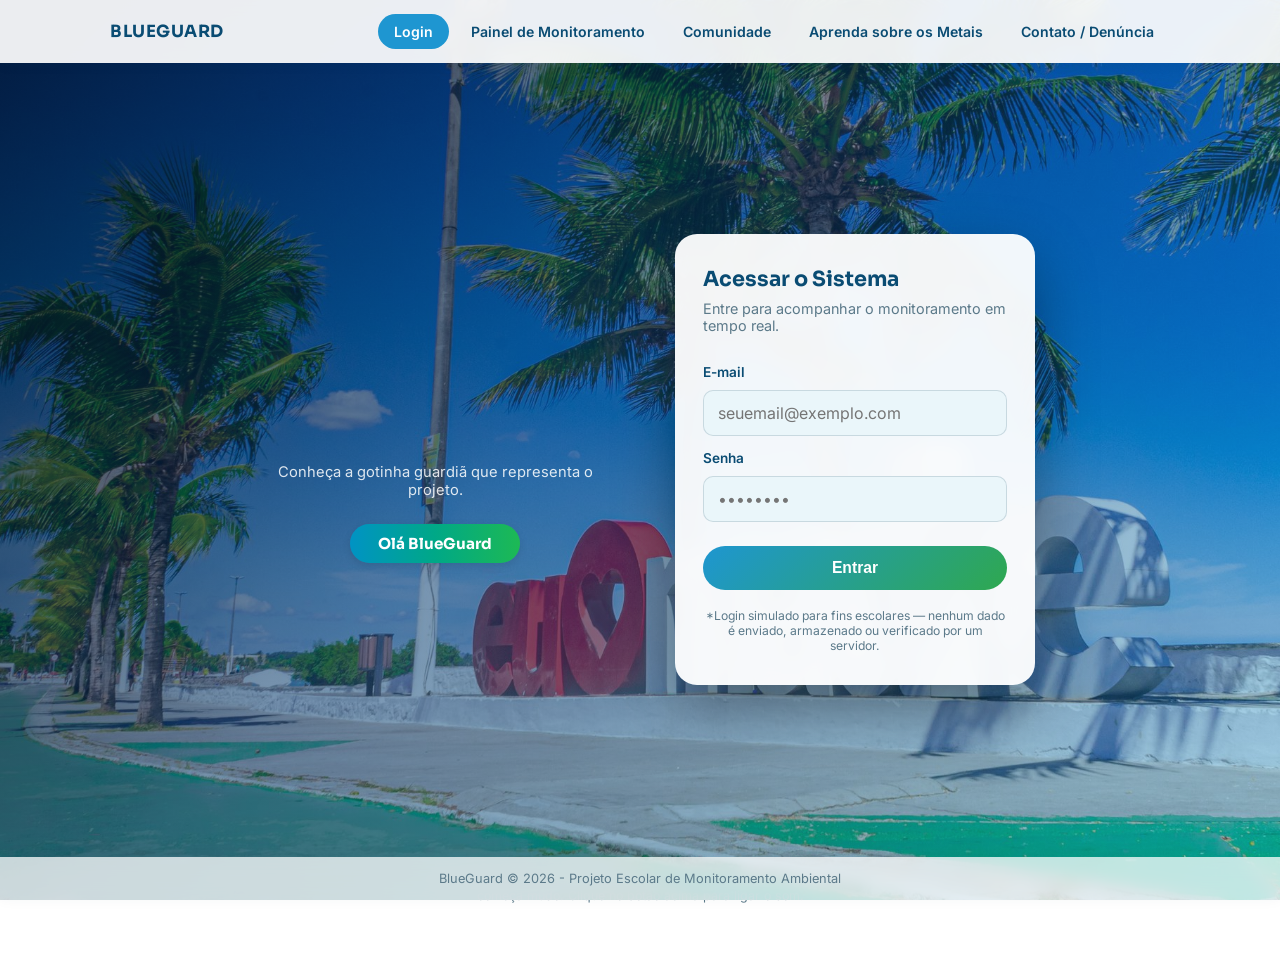
<file: index.html>
<!DOCTYPE html>
<html lang="pt-BR">
<head>
    <meta charset="UTF-8">
    <meta name="viewport" content="width=device-width, initial-scale=1.0">
    <title>BlueGuard - Acesso</title>
    <link rel="preconnect" href="https://fonts.googleapis.com">
    <link rel="preconnect" href="https://fonts.gstatic.com" crossorigin>
    <link href="https://fonts.googleapis.com/css2?family=Sora:wght@600;700&family=Inter:wght@400;500;600&family=JetBrains+Mono:wght@500;700&family=Luckiest+Guy&display=swap" rel="stylesheet">
    <link rel="stylesheet" href="style.css">
    
    <style>
        /* Centralização do holograma e botão */
        .hero-coluna-marca {
            display: flex;
            flex-direction: column;
            align-items: center;
            text-align: center;
            width: 100%;
        }

        .mascote-holograma {
            display: block;
            margin: 0 auto;
        }

        .form-ativar-holograma {
            display: flex;
            justify-content: center;
            width: 100%;
            margin-top: 15px;
        }

        /* Botão gradiente em tamanho menor */
        #btn-olablueguard {
            font-family: 'Sora', sans-serif;
            font-size: 0.95rem; /* Tamanho do texto reduzido */
            font-weight: 700;
            color: #ffffff;
            background: linear-gradient(90deg, #0093c4 0%, #00a887 50%, #1db954 100%);
            border: none;
            padding: 10px 28px; /* Padding menor */
            border-radius: 50px;
            cursor: pointer;
            box-shadow: 0 3px 8px rgba(0, 0, 0, 0.1);
            transition: transform 0.2s ease, box-shadow 0.2s ease, opacity 0.2s ease;
            display: inline-block;
        }

        #btn-olablueguard:hover {
            opacity: 0.95;
            transform: translateY(-1px);
            box-shadow: 0 4px 12px rgba(0, 0, 0, 0.15);
        }

        #btn-olablueguard:active {
            transform: translateY(0);
        }
    </style>
</head>
<body>

    <nav class="nav-principal">
        <div class="nav-principal-interna">
            <input type="checkbox" id="nav-toggle" class="nav-toggle-check">
            <label for="nav-toggle" class="nav-toggle-btn" aria-label="Abrir menu">
                <span class="nav-toggle-linha"></span>
                <span class="nav-toggle-linha"></span>
                <span class="nav-toggle-linha"></span>
            </label>
            <span class="nav-marca">BLUEGUARD</span>
            <div class="nav-links">
                <a href="index.html" class="nav-link nav-ativo">Login</a>
                <a href="painel.html" class="nav-link">Painel de Monitoramento</a>
                <a href="comunidade.html" class="nav-link">Comunidade</a>
                <a href="educacao.html" class="nav-link">Aprenda sobre os Metais</a>
                <a href="contato.html" class="nav-link">Contato / Denúncia</a>
            </div>
        </div>
    </nav>

    <section class="holograma-hero">
        <div class="hero-coluna hero-coluna-marca">
            <video id="video-holograma" class="mascote-holograma mascote-hero" playsinline muted>
                <source src="assets/blueguard-mascote.mp4" type="video/mp4">
            </video>
            <p class="holograma-subtitulo">Conheça a gotinha guardiã que representa o projeto.</p>

            <div class="form-ativar-holograma">
                <button type="button" id="btn-olablueguard">Olá BlueGuard</button>
            </div>
            <p id="aviso-holograma" class="aviso-holograma"></p>
        </div>

        <form id="form-login" class="login-card">
            <h2>Acessar o Sistema</h2>
            <p class="login-subtitulo">Entre para acompanhar o monitoramento em tempo real.</p>

            <label for="login-email">E-mail</label>
            <input type="email" id="login-email" placeholder="seuemail@exemplo.com" required>

            <label for="login-senha">Senha</label>
            <input type="password" id="login-senha" placeholder="••••••••" required>

            <button type="submit" class="btn btn-seguro btn-login">Entrar</button>

            <p class="login-aviso">*Login simulado para fins escolares — nenhum dado é enviado, armazenado ou verificado por um servidor.</p>
        </form>
    </section>

    <p class="holograma-aviso holograma-aviso-rodape">*Navegadores bloqueiam vídeos com áudio automático — por isso ele começa mudo. Clique no botão acima para ligar o som.</p>

    <footer>
        <p>BlueGuard &copy; 2026 - Projeto Escolar de Monitoramento Ambiental</p>
    </footer>

    <script>
        const video = document.getElementById('video-holograma');
        const btnOla = document.getElementById('btn-olablueguard');
        const avisoHolograma = document.getElementById('aviso-holograma');

        btnOla.addEventListener('click', () => {
            video.muted = false;
            video.play();
            btnOla.style.display = 'none';
            avisoHolograma.innerText = '🔊 Reproduzindo...';
            video.scrollIntoView({ behavior: 'smooth', block: 'center' });
        });

        video.addEventListener('ended', () => {
            avisoHolograma.innerText = '✅ Concluído';
            btnOla.style.display = 'inline-block';
        });

        const formLogin = document.getElementById('form-login');

        formLogin.addEventListener('submit', (e) => {
            e.preventDefault();

            formLogin.reset();

            const botao = formLogin.querySelector('.btn-login');
            botao.innerText = 'Acessando...';
            botao.disabled = true;

            setTimeout(() => {
                window.location.href = 'painel.html';
            }, 700);
        });
    </script>

</body>
</html>
</file>
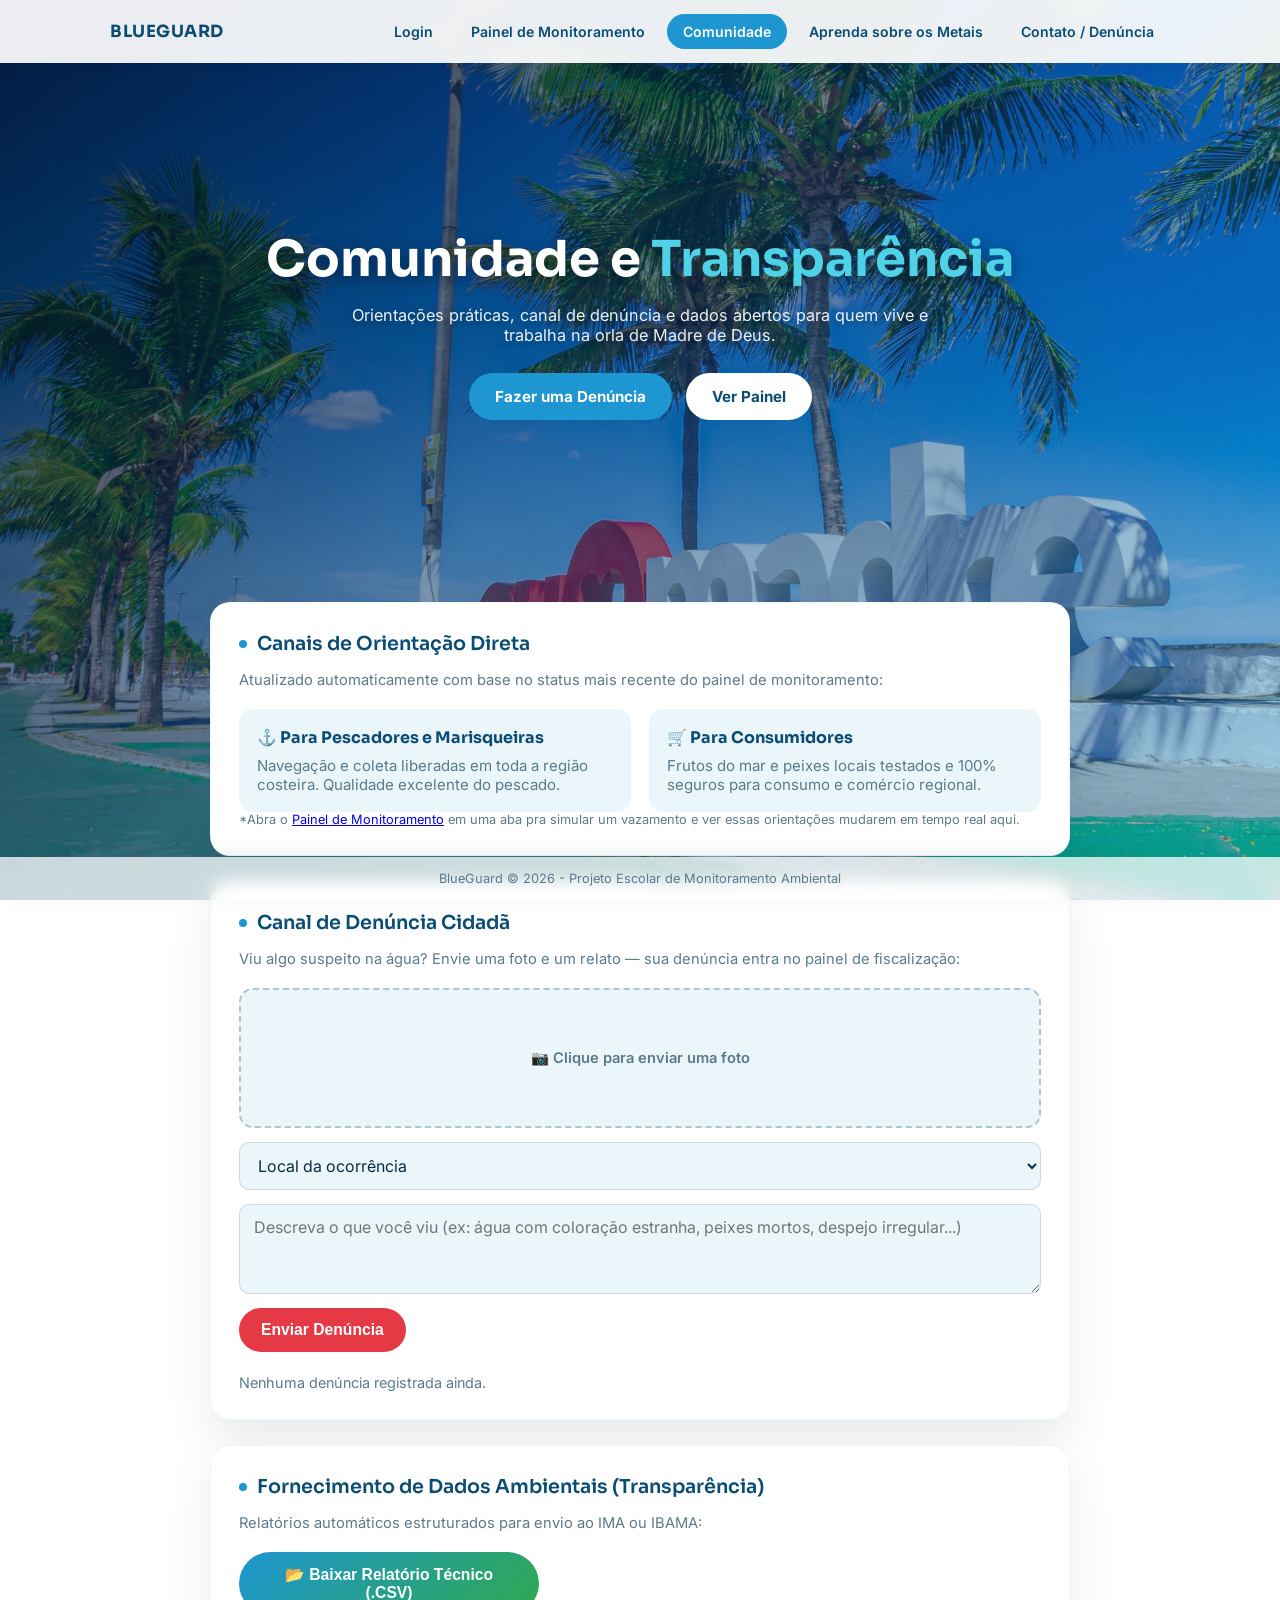
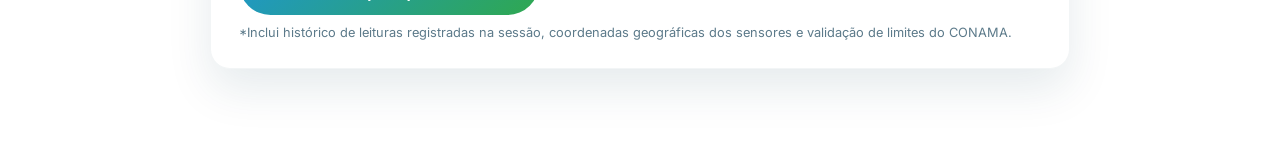
<file: comunidade.html>
<!DOCTYPE html>
<html lang="pt-BR">
<head>
    <meta charset="UTF-8">
    <meta name="viewport" content="width=device-width, initial-scale=1.0">
    <title>Comunidade - BlueGuard</title>
    <link rel="preconnect" href="https://fonts.googleapis.com">
    <link rel="preconnect" href="https://fonts.gstatic.com" crossorigin>
    <link href="https://fonts.googleapis.com/css2?family=Sora:wght@600;700&family=Inter:wght@400;500;600&family=JetBrains+Mono:wght@500;700&display=swap" rel="stylesheet">
    <link rel="stylesheet" href="style.css">
</head>
<body>

    <nav class="nav-principal">
        <div class="nav-principal-interna">
            <input type="checkbox" id="nav-toggle" class="nav-toggle-check">
            <label for="nav-toggle" class="nav-toggle-btn" aria-label="Abrir menu">
                <span class="nav-toggle-linha"></span>
                <span class="nav-toggle-linha"></span>
                <span class="nav-toggle-linha"></span>
            </label>
            <span class="nav-marca">BLUEGUARD</span>
            <div class="nav-links">
                <a href="index.html" class="nav-link">Login</a>
                <a href="painel.html" class="nav-link">Painel de Monitoramento</a>
                <a href="comunidade.html" class="nav-link nav-ativo">Comunidade</a>
                <a href="educacao.html" class="nav-link">Aprenda sobre os Metais</a>
                <a href="contato.html" class="nav-link">Contato / Denúncia</a>
            </div>
        </div>
    </nav>

    <section class="pagina-hero">
        <h1 class="pagina-hero-titulo">Comunidade e <span class="destaque">Transparência</span></h1>
        <p class="pagina-hero-subtitulo">Orientações práticas, canal de denúncia e dados abertos para quem vive e trabalha na orla de Madre de Deus.</p>
        <div class="pagina-hero-botoes">
            <a href="#denuncia" class="btn-hero-primario">Fazer uma Denúncia</a>
            <a href="painel.html" class="btn-hero-secundario">Ver Painel</a>
        </div>
    </section>

    <main class="dashboard-container">

        <!-- PAINEL DE ORIENTAÇÃO À COMUNIDADE -->
        <section class="card">
            <h2>Canais de Orientação Direta</h2>
            <p class="subtitulo-card">Atualizado automaticamente com base no status mais recente do painel de monitoramento:</p>
            <div class="grade-orientacao">
                <div class="orientacao-box">
                    <h3>⚓ Para Pescadores e Marisqueiras</h3>
                    <p id="orientacao-pesca">Navegação e coleta liberadas em toda a região costeira. Qualidade excelente do pescado.</p>
                </div>
                <div class="orientacao-box">
                    <h3>🛒 Para Consumidores</h3>
                    <p id="orientacao-consumidor">Frutos do mar e peixes locais testados e 100% seguros para consumo e comércio regional.</p>
                </div>
            </div>
            <p class="info-dados">*Abra o <a href="painel.html">Painel de Monitoramento</a> em uma aba pra simular um vazamento e ver essas orientações mudarem em tempo real aqui.</p>
        </section>

        <!-- CANAL DE DENÚNCIA CIDADÃ -->
        <section class="card" id="denuncia">
            <h2>Canal de Denúncia Cidadã</h2>
            <p class="subtitulo-card">Viu algo suspeito na água? Envie uma foto e um relato — sua denúncia entra no painel de fiscalização:</p>

            <form id="form-denuncia" class="form-denuncia">
                <label for="foto-denuncia" class="upload-box" id="upload-box">
                    <img id="preview-foto" class="preview-foto" style="display:none;" alt="Pré-visualização da foto enviada">
                    <span id="upload-texto" class="upload-texto">📷 Clique para enviar uma foto</span>
                    <input type="file" id="foto-denuncia" accept="image/*" hidden>
                </label>

                <div class="form-linha">
                    <select id="local-denuncia" required>
                        <option value="" disabled selected>Local da ocorrência</option>
                        <option value="Praia da Coroa">Ponto 01 - Praia da Coroa</option>
                        <option value="Praia do Cação">Ponto 02 - Praia do Cação</option>
                        <option value="Praia do Suape">Ponto 03 - Praia do Suape</option>
                        <option value="Outro local">Outro local</option>
                    </select>
                </div>

                <textarea id="descricao-denuncia" placeholder="Descreva o que você viu (ex: água com coloração estranha, peixes mortos, despejo irregular...)" required></textarea>

                <button type="submit" class="btn btn-perigo-mini btn-denuncia">Enviar Denúncia</button>
            </form>

            <div id="lista-denuncias" class="lista-denuncias">
                <p id="sem-denuncias" class="sem-denuncias">Nenhuma denúncia registrada ainda.</p>
            </div>
        </section>

        <!-- EXPORTAÇÃO DE DADOS PARA ÓRGÃOS AMBIENTAIS -->
        <section class="card">
            <h2>Fornecimento de Dados Ambientais (Transparência)</h2>
            <p class="subtitulo-card">Relatórios automáticos estruturados para envio ao IMA ou IBAMA:</p>
            <div class="dados-orgaos">
                <button class="btn btn-seguro" id="btn-download" style="max-width: 300px;">📂 Baixar Relatório Técnico (.CSV)</button>
                <p class="info-dados">*Inclui histórico de leituras registradas na sessão, coordenadas geográficas dos sensores e validação de limites do CONAMA.</p>
            </div>
        </section>

    </main>

    <footer>
        <p>BlueGuard &copy; 2026 - Projeto Escolar de Monitoramento Ambiental</p>
    </footer>

    <script src="script.js"></script>
</body>
</html>
</file>
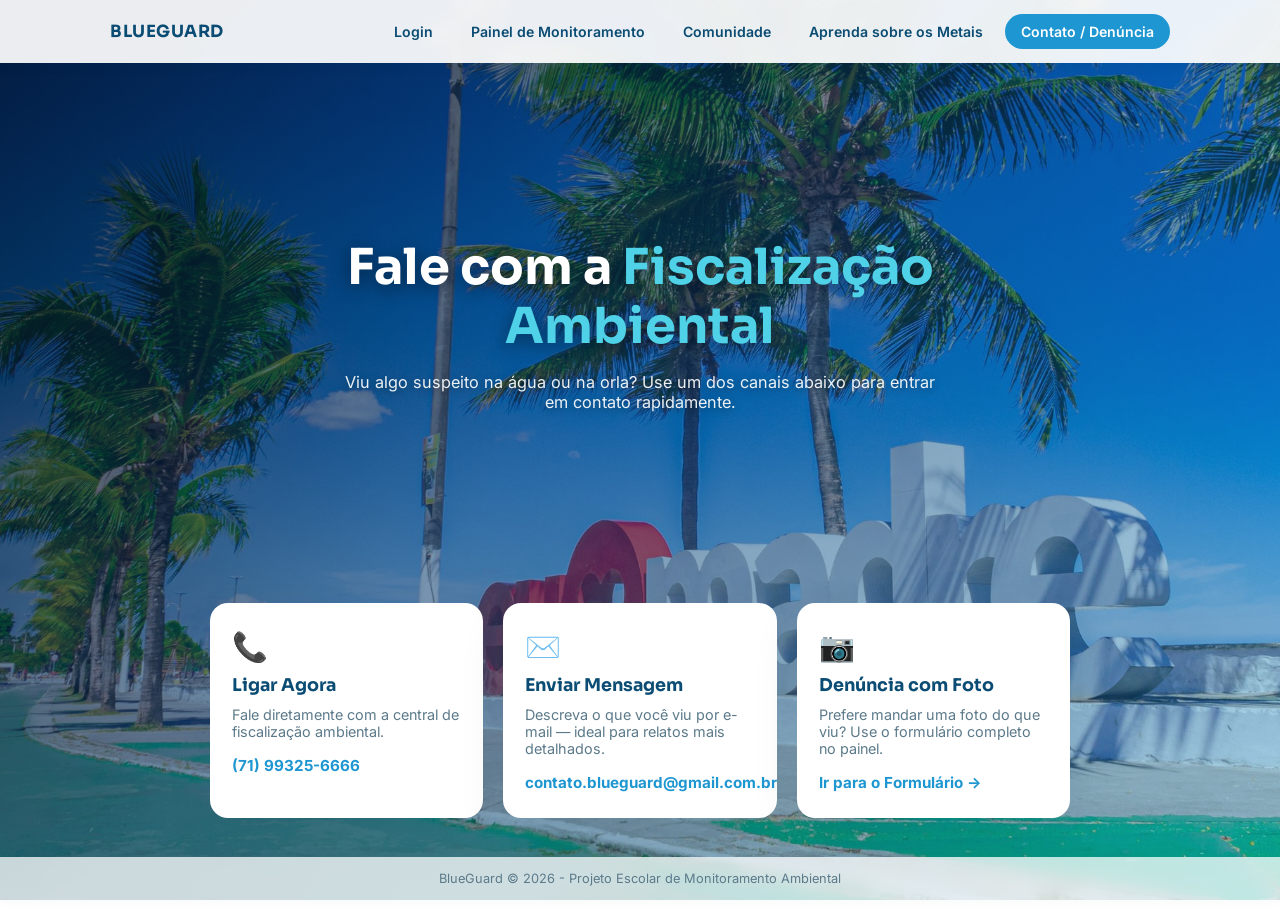
<file: contato.html>
<!DOCTYPE html>
<html lang="pt-BR">
<head>
    <meta charset="UTF-8">
    <meta name="viewport" content="width=device-width, initial-scale=1.0">
    <title>Contato e Denúncia - BlueGuard</title>
    <link rel="preconnect" href="https://fonts.googleapis.com">
    <link rel="preconnect" href="https://fonts.gstatic.com" crossorigin>
    <link href="https://fonts.googleapis.com/css2?family=Sora:wght@600;700&family=Inter:wght@400;500;600&family=JetBrains+Mono:wght@500;700&display=swap" rel="stylesheet">
    <link rel="stylesheet" href="style.css">
</head>
<body>

    <nav class="nav-principal">
        <div class="nav-principal-interna">
            <input type="checkbox" id="nav-toggle" class="nav-toggle-check">
            <label for="nav-toggle" class="nav-toggle-btn" aria-label="Abrir menu">
                <span class="nav-toggle-linha"></span>
                <span class="nav-toggle-linha"></span>
                <span class="nav-toggle-linha"></span>
            </label>
            <span class="nav-marca">BLUEGUARD</span>
            <div class="nav-links">
                <a href="index.html" class="nav-link">Login</a>
                <a href="painel.html" class="nav-link">Painel de Monitoramento</a>
                <a href="comunidade.html" class="nav-link">Comunidade</a>
                <a href="educacao.html" class="nav-link">Aprenda sobre os Metais</a>
                <a href="contato.html" class="nav-link nav-ativo">Contato / Denúncia</a>
            </div>
        </div>
    </nav>

    <section class="pagina-hero">
        <h1 class="pagina-hero-titulo">Fale com a <span class="destaque">Fiscalização Ambiental</span></h1>
        <p class="pagina-hero-subtitulo">Viu algo suspeito na água ou na orla? Use um dos canais abaixo para entrar em contato rapidamente.</p>
    </section>

    <main class="contato-grade">

        <a href="tel:+5571993256666" class="contato-card">
            <span class="contato-icone">📞</span>
            <h2>Ligar Agora</h2>
            <p>Fale diretamente com a central de fiscalização ambiental.</p>
            <span class="contato-destaque">(71) 99325-6666</span>
            
        </a>

        <a href="mailto:contato.blueguard@gmail.com.br?subject=Den%C3%BAncia%20BlueGuard" class="contato-card">
            <span class="contato-icone">✉️</span>
            <h2>Enviar Mensagem</h2>
            <p>Descreva o que você viu por e-mail — ideal para relatos mais detalhados.</p>
            <span class="contato-destaque">contato.blueguard@gmail.com.br</span>
    
        </a>

        <a href="comunidade.html#denuncia" class="contato-card">
            <span class="contato-icone">📷</span>
            <h2>Denúncia com Foto</h2>
            <p>Prefere mandar uma foto do que viu? Use o formulário completo no painel.</p>
            <span class="contato-destaque">Ir para o Formulário →</span>
        </a>

    </main>

    <footer>
        <p>BlueGuard &copy; 2026 - Projeto Escolar de Monitoramento Ambiental</p>
    </footer>

</body>
</html>
</file>
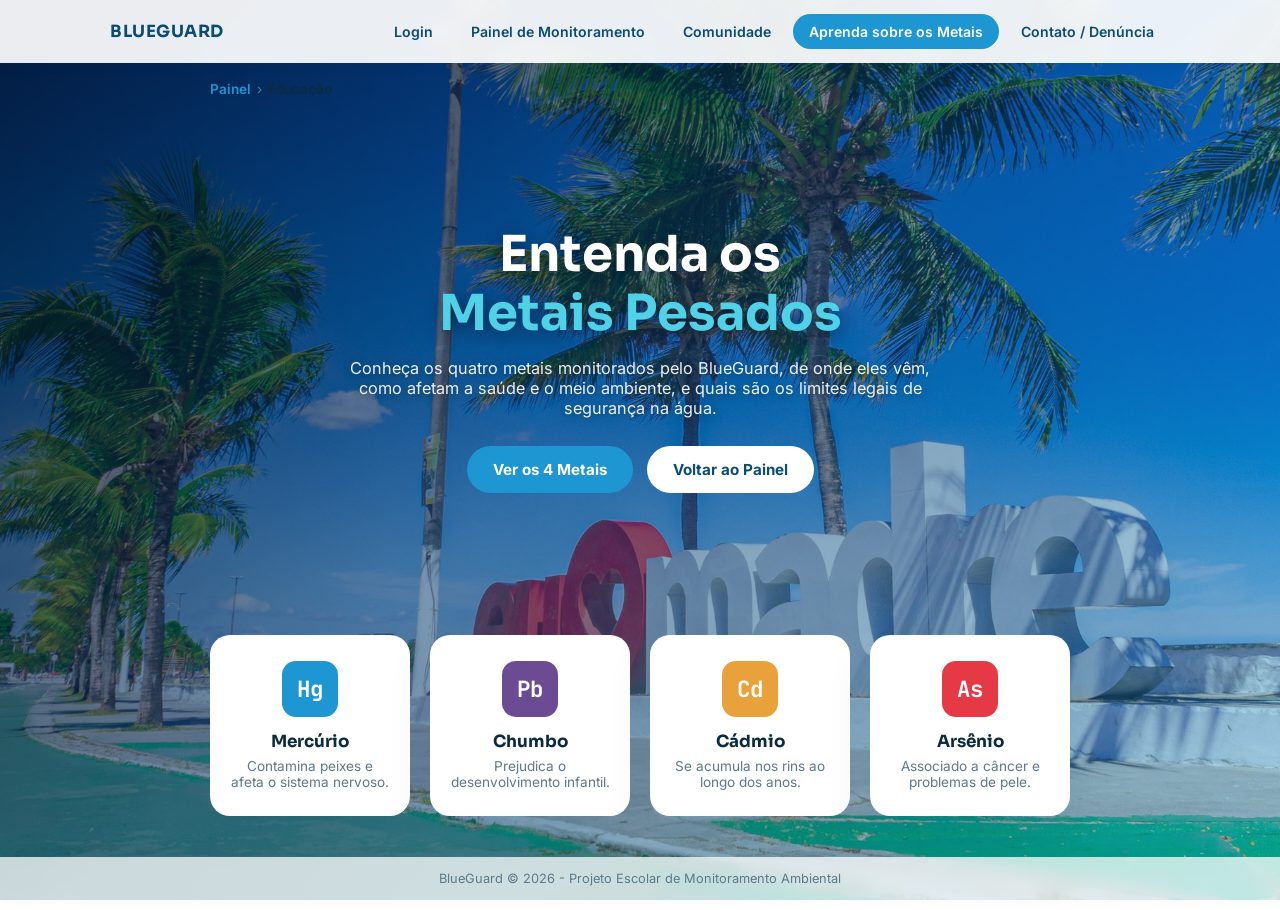
<file: educacao.html>
<!DOCTYPE html>
<html lang="pt-BR">
<head>
    <meta charset="UTF-8">
    <meta name="viewport" content="width=device-width, initial-scale=1.0">
    <title>Educação Ambiental - BlueGuard</title>
    <link rel="preconnect" href="https://fonts.googleapis.com">
    <link rel="preconnect" href="https://fonts.gstatic.com" crossorigin>
    <link href="https://fonts.googleapis.com/css2?family=Sora:wght@600;700&family=Inter:wght@400;500;600&family=JetBrains+Mono:wght@500;700&display=swap" rel="stylesheet">
    <link rel="stylesheet" href="style.css">
</head>
<body>

    <nav class="nav-principal">
        <div class="nav-principal-interna">
            <input type="checkbox" id="nav-toggle" class="nav-toggle-check">
            <label for="nav-toggle" class="nav-toggle-btn" aria-label="Abrir menu">
                <span class="nav-toggle-linha"></span>
                <span class="nav-toggle-linha"></span>
                <span class="nav-toggle-linha"></span>
            </label>
            <span class="nav-marca">BLUEGUARD</span>
            <div class="nav-links">
                <a href="index.html" class="nav-link">Login</a>
                <a href="painel.html" class="nav-link">Painel de Monitoramento</a>
                <a href="comunidade.html" class="nav-link">Comunidade</a>
                <a href="educacao.html" class="nav-link nav-ativo">Aprenda sobre os Metais</a>
                <a href="contato.html" class="nav-link">Contato / Denúncia</a>
            </div>
        </div>
    </nav>

    <nav class="breadcrumb" aria-label="Caminho de navegação">
        <a href="painel.html">Painel</a>
        <span>›</span>
        <span class="atual">Educação</span>
    </nav>

    <section class="pagina-hero">
        <h1 class="pagina-hero-titulo">Entenda os<br><span class="destaque">Metais Pesados</span></h1>
        <p class="pagina-hero-subtitulo">Conheça os quatro metais monitorados pelo BlueGuard, de onde eles vêm, como afetam a saúde e o meio ambiente, e quais são os limites legais de segurança na água.</p>
        <div class="pagina-hero-botoes">
            <a href="#metais" class="btn-hero-primario">Ver os 4 Metais</a>
            <a href="painel.html" class="btn-hero-secundario">Voltar ao Painel</a>
        </div>
    </section>

    <main class="grade-metais" id="metais">
        <a href="metal-mercurio.html" class="metal-card">
            <div class="metal-simbolo hg">Hg</div>
            <h3>Mercúrio</h3>
            <p>Contamina peixes e afeta o sistema nervoso.</p>
        </a>
        <a href="metal-chumbo.html" class="metal-card">
            <div class="metal-simbolo pb">Pb</div>
            <h3>Chumbo</h3>
            <p>Prejudica o desenvolvimento infantil.</p>
        </a>
        <a href="metal-cadmio.html" class="metal-card">
            <div class="metal-simbolo cd">Cd</div>
            <h3>Cádmio</h3>
            <p>Se acumula nos rins ao longo dos anos.</p>
        </a>
        <a href="metal-arsenio.html" class="metal-card">
            <div class="metal-simbolo as">As</div>
            <h3>Arsênio</h3>
            <p>Associado a câncer e problemas de pele.</p>
        </a>
    </main>

    <footer>
        <p>BlueGuard &copy; 2026 - Projeto Escolar de Monitoramento Ambiental</p>
    </footer>

</body>
</html>
</file>
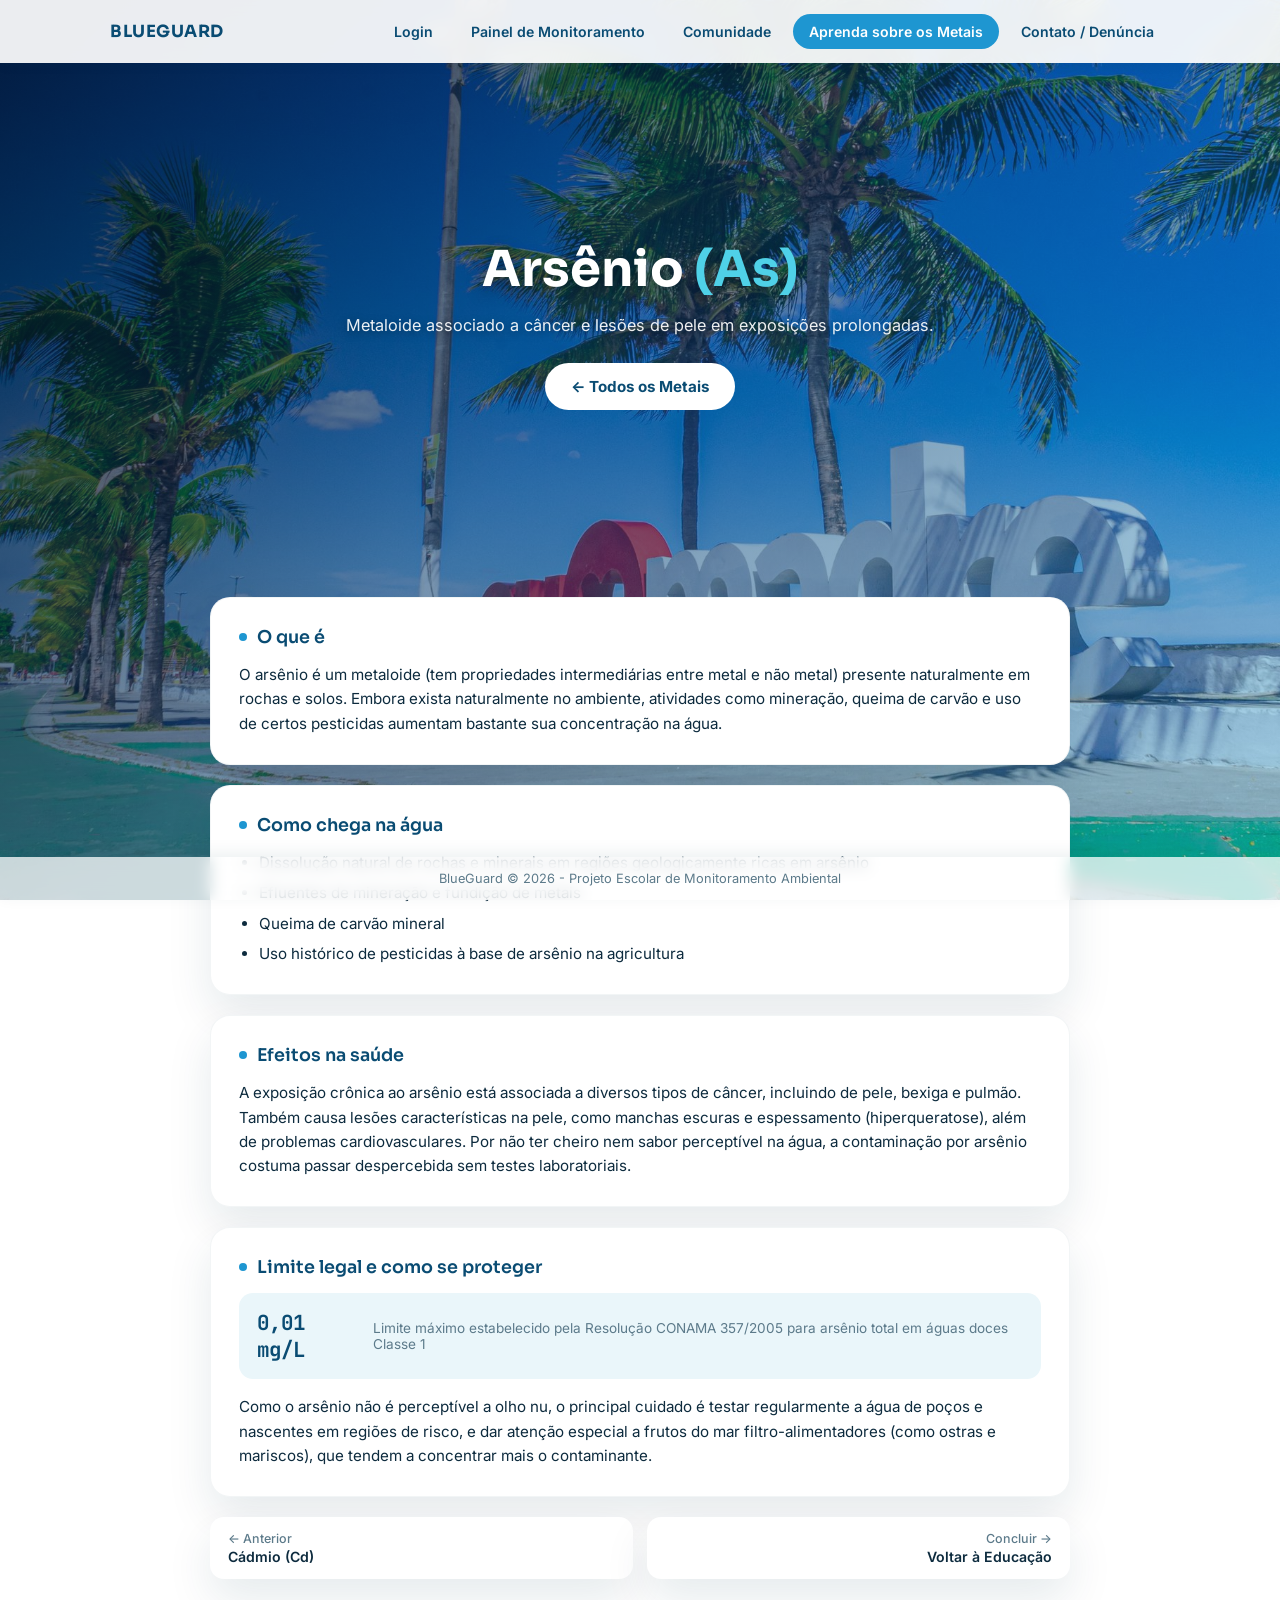
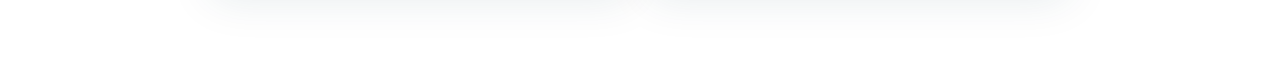
<file: metal-arsenio.html>
<!DOCTYPE html>
<html lang="pt-BR">
<head>
    <meta charset="UTF-8">
    <meta name="viewport" content="width=device-width, initial-scale=1.0">
    <title>Arsênio (As) - Educação Ambiental - BlueGuard</title>
    <link rel="preconnect" href="https://fonts.googleapis.com">
    <link rel="preconnect" href="https://fonts.gstatic.com" crossorigin>
    <link href="https://fonts.googleapis.com/css2?family=Sora:wght@600;700&family=Inter:wght@400;500;600&family=JetBrains+Mono:wght@500;700&display=swap" rel="stylesheet">
    <link rel="stylesheet" href="style.css">
</head>
<body>

    <nav class="nav-principal">
        <div class="nav-principal-interna">
            <input type="checkbox" id="nav-toggle" class="nav-toggle-check">
            <label for="nav-toggle" class="nav-toggle-btn" aria-label="Abrir menu">
                <span class="nav-toggle-linha"></span>
                <span class="nav-toggle-linha"></span>
                <span class="nav-toggle-linha"></span>
            </label>
            <span class="nav-marca">BLUEGUARD</span>
            <div class="nav-links">
                <a href="index.html" class="nav-link">Login</a>
                <a href="painel.html" class="nav-link">Painel de Monitoramento</a>
                <a href="comunidade.html" class="nav-link">Comunidade</a>
                <a href="educacao.html" class="nav-link nav-ativo">Aprenda sobre os Metais</a>
                <a href="contato.html" class="nav-link">Contato / Denúncia</a>
            </div>
        </div>
    </nav>


    <section class="pagina-hero">
        <h1 class="pagina-hero-titulo">Arsênio <span class="destaque">(As)</span></h1>
        <p class="pagina-hero-subtitulo">Metaloide associado a câncer e lesões de pele em exposições prolongadas.</p>
        <div class="pagina-hero-botoes">
            <a href="educacao.html" class="btn-hero-secundario">← Todos os Metais</a>
        </div>
    </section>

    <main class="metal-conteudo">
        <section class="card">
            <h2>O que é</h2>
            <p>O arsênio é um metaloide (tem propriedades intermediárias entre metal e não metal) presente naturalmente em rochas e solos. Embora exista naturalmente no ambiente, atividades como mineração, queima de carvão e uso de certos pesticidas aumentam bastante sua concentração na água.</p>
        </section>

        <section class="card">
            <h2>Como chega na água</h2>
            <ul>
                <li>Dissolução natural de rochas e minerais em regiões geologicamente ricas em arsênio</li>
                <li>Efluentes de mineração e fundição de metais</li>
                <li>Queima de carvão mineral</li>
                <li>Uso histórico de pesticidas à base de arsênio na agricultura</li>
            </ul>
        </section>

        <section class="card">
            <h2>Efeitos na saúde</h2>
            <p>A exposição crônica ao arsênio está associada a diversos tipos de câncer, incluindo de pele, bexiga e pulmão. Também causa lesões características na pele, como manchas escuras e espessamento (hiperqueratose), além de problemas cardiovasculares. Por não ter cheiro nem sabor perceptível na água, a contaminação por arsênio costuma passar despercebida sem testes laboratoriais.</p>
        </section>

        <section class="card">
            <h2>Limite legal e como se proteger</h2>
            <div class="metal-limite-legal">
                <strong>0,01 mg/L</strong>
                <span>Limite máximo estabelecido pela Resolução CONAMA 357/2005 para arsênio total em águas doces Classe 1</span>
            </div>
            <p style="margin-top:16px;">Como o arsênio não é perceptível a olho nu, o principal cuidado é testar regularmente a água de poços e nascentes em regiões de risco, e dar atenção especial a frutos do mar filtro-alimentadores (como ostras e mariscos), que tendem a concentrar mais o contaminante.</p>
        </section>
    </main>

    <div class="metal-nav-rodape">
        <a href="metal-cadmio.html"><span class="rotulo">← Anterior</span>Cádmio (Cd)</a>
        <a href="educacao.html" class="proximo"><span class="rotulo">Concluir →</span>Voltar à Educação</a>
    </div>

    <footer>
        <p>BlueGuard &copy; 2026 - Projeto Escolar de Monitoramento Ambiental</p>
    </footer>

</body>
</html>
</file>
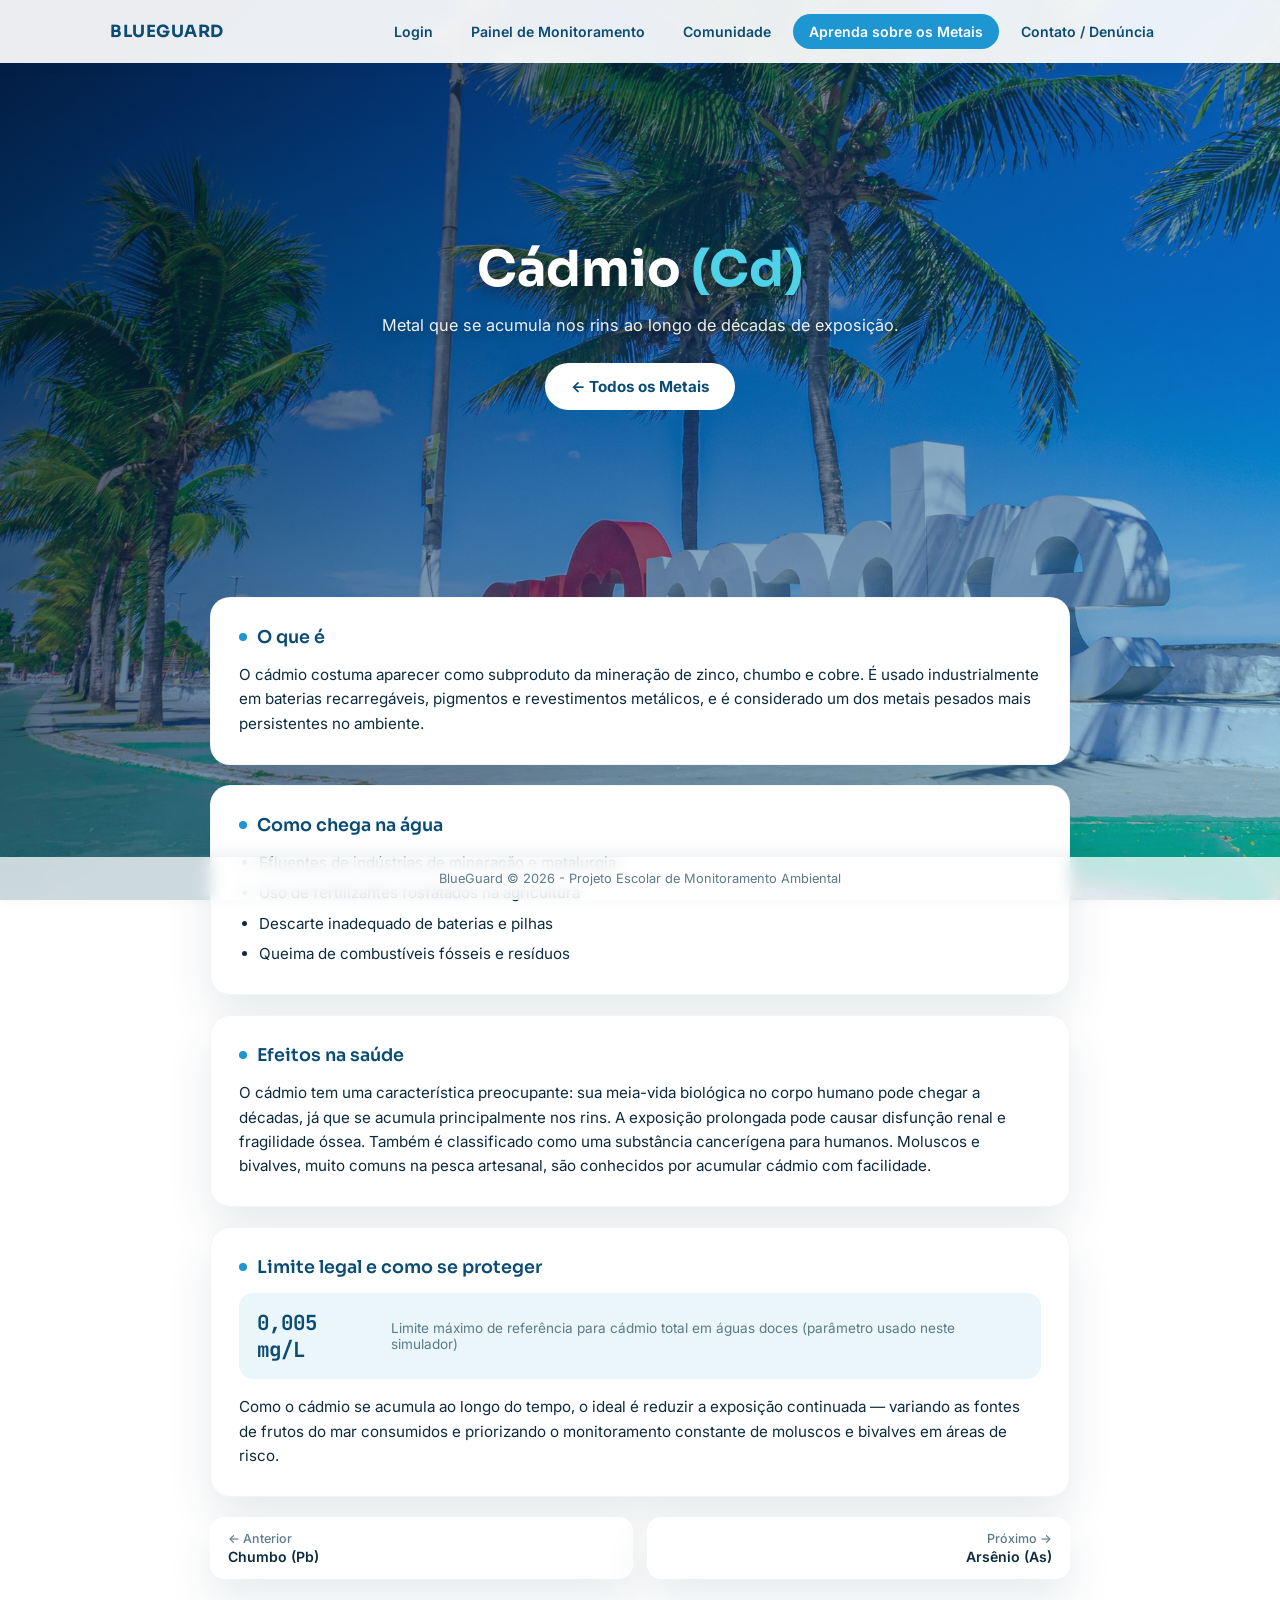
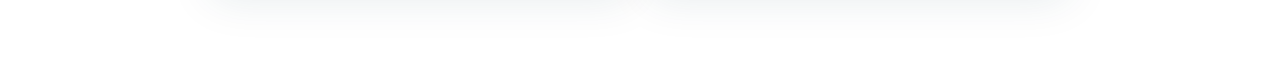
<file: metal-cadmio.html>
<!DOCTYPE html>
<html lang="pt-BR">
<head>
    <meta charset="UTF-8">
    <meta name="viewport" content="width=device-width, initial-scale=1.0">
    <title>Cádmio (Cd) - Educação Ambiental - BlueGuard</title>
    <link rel="preconnect" href="https://fonts.googleapis.com">
    <link rel="preconnect" href="https://fonts.gstatic.com" crossorigin>
    <link href="https://fonts.googleapis.com/css2?family=Sora:wght@600;700&family=Inter:wght@400;500;600&family=JetBrains+Mono:wght@500;700&display=swap" rel="stylesheet">
    <link rel="stylesheet" href="style.css">
</head>
<body>

    <nav class="nav-principal">
        <div class="nav-principal-interna">
            <input type="checkbox" id="nav-toggle" class="nav-toggle-check">
            <label for="nav-toggle" class="nav-toggle-btn" aria-label="Abrir menu">
                <span class="nav-toggle-linha"></span>
                <span class="nav-toggle-linha"></span>
                <span class="nav-toggle-linha"></span>
            </label>
            <span class="nav-marca">BLUEGUARD</span>
            <div class="nav-links">
                <a href="index.html" class="nav-link">Login</a>
                <a href="painel.html" class="nav-link">Painel de Monitoramento</a>
                <a href="comunidade.html" class="nav-link">Comunidade</a>
                <a href="educacao.html" class="nav-link nav-ativo">Aprenda sobre os Metais</a>
                <a href="contato.html" class="nav-link">Contato / Denúncia</a>
            </div>
        </div>
    </nav>


    <section class="pagina-hero">
        <h1 class="pagina-hero-titulo">Cádmio <span class="destaque">(Cd)</span></h1>
        <p class="pagina-hero-subtitulo">Metal que se acumula nos rins ao longo de décadas de exposição.</p>
        <div class="pagina-hero-botoes">
            <a href="educacao.html" class="btn-hero-secundario">← Todos os Metais</a>
        </div>
    </section>

    <main class="metal-conteudo">
        <section class="card">
            <h2>O que é</h2>
            <p>O cádmio costuma aparecer como subproduto da mineração de zinco, chumbo e cobre. É usado industrialmente em baterias recarregáveis, pigmentos e revestimentos metálicos, e é considerado um dos metais pesados mais persistentes no ambiente.</p>
        </section>

        <section class="card">
            <h2>Como chega na água</h2>
            <ul>
                <li>Efluentes de indústrias de mineração e metalurgia</li>
                <li>Uso de fertilizantes fosfatados na agricultura</li>
                <li>Descarte inadequado de baterias e pilhas</li>
                <li>Queima de combustíveis fósseis e resíduos</li>
            </ul>
        </section>

        <section class="card">
            <h2>Efeitos na saúde</h2>
            <p>O cádmio tem uma característica preocupante: sua meia-vida biológica no corpo humano pode chegar a décadas, já que se acumula principalmente nos rins. A exposição prolongada pode causar disfunção renal e fragilidade óssea. Também é classificado como uma substância cancerígena para humanos. Moluscos e bivalves, muito comuns na pesca artesanal, são conhecidos por acumular cádmio com facilidade.</p>
        </section>

        <section class="card">
            <h2>Limite legal e como se proteger</h2>
            <div class="metal-limite-legal">
                <strong>0,005 mg/L</strong>
                <span>Limite máximo de referência para cádmio total em águas doces (parâmetro usado neste simulador)</span>
            </div>
            <p style="margin-top:16px;">Como o cádmio se acumula ao longo do tempo, o ideal é reduzir a exposição continuada — variando as fontes de frutos do mar consumidos e priorizando o monitoramento constante de moluscos e bivalves em áreas de risco.</p>
        </section>
    </main>

    <div class="metal-nav-rodape">
        <a href="metal-chumbo.html"><span class="rotulo">← Anterior</span>Chumbo (Pb)</a>
        <a href="metal-arsenio.html" class="proximo"><span class="rotulo">Próximo →</span>Arsênio (As)</a>
    </div>

    <footer>
        <p>BlueGuard &copy; 2026 - Projeto Escolar de Monitoramento Ambiental</p>
    </footer>

</body>
</html>
</file>
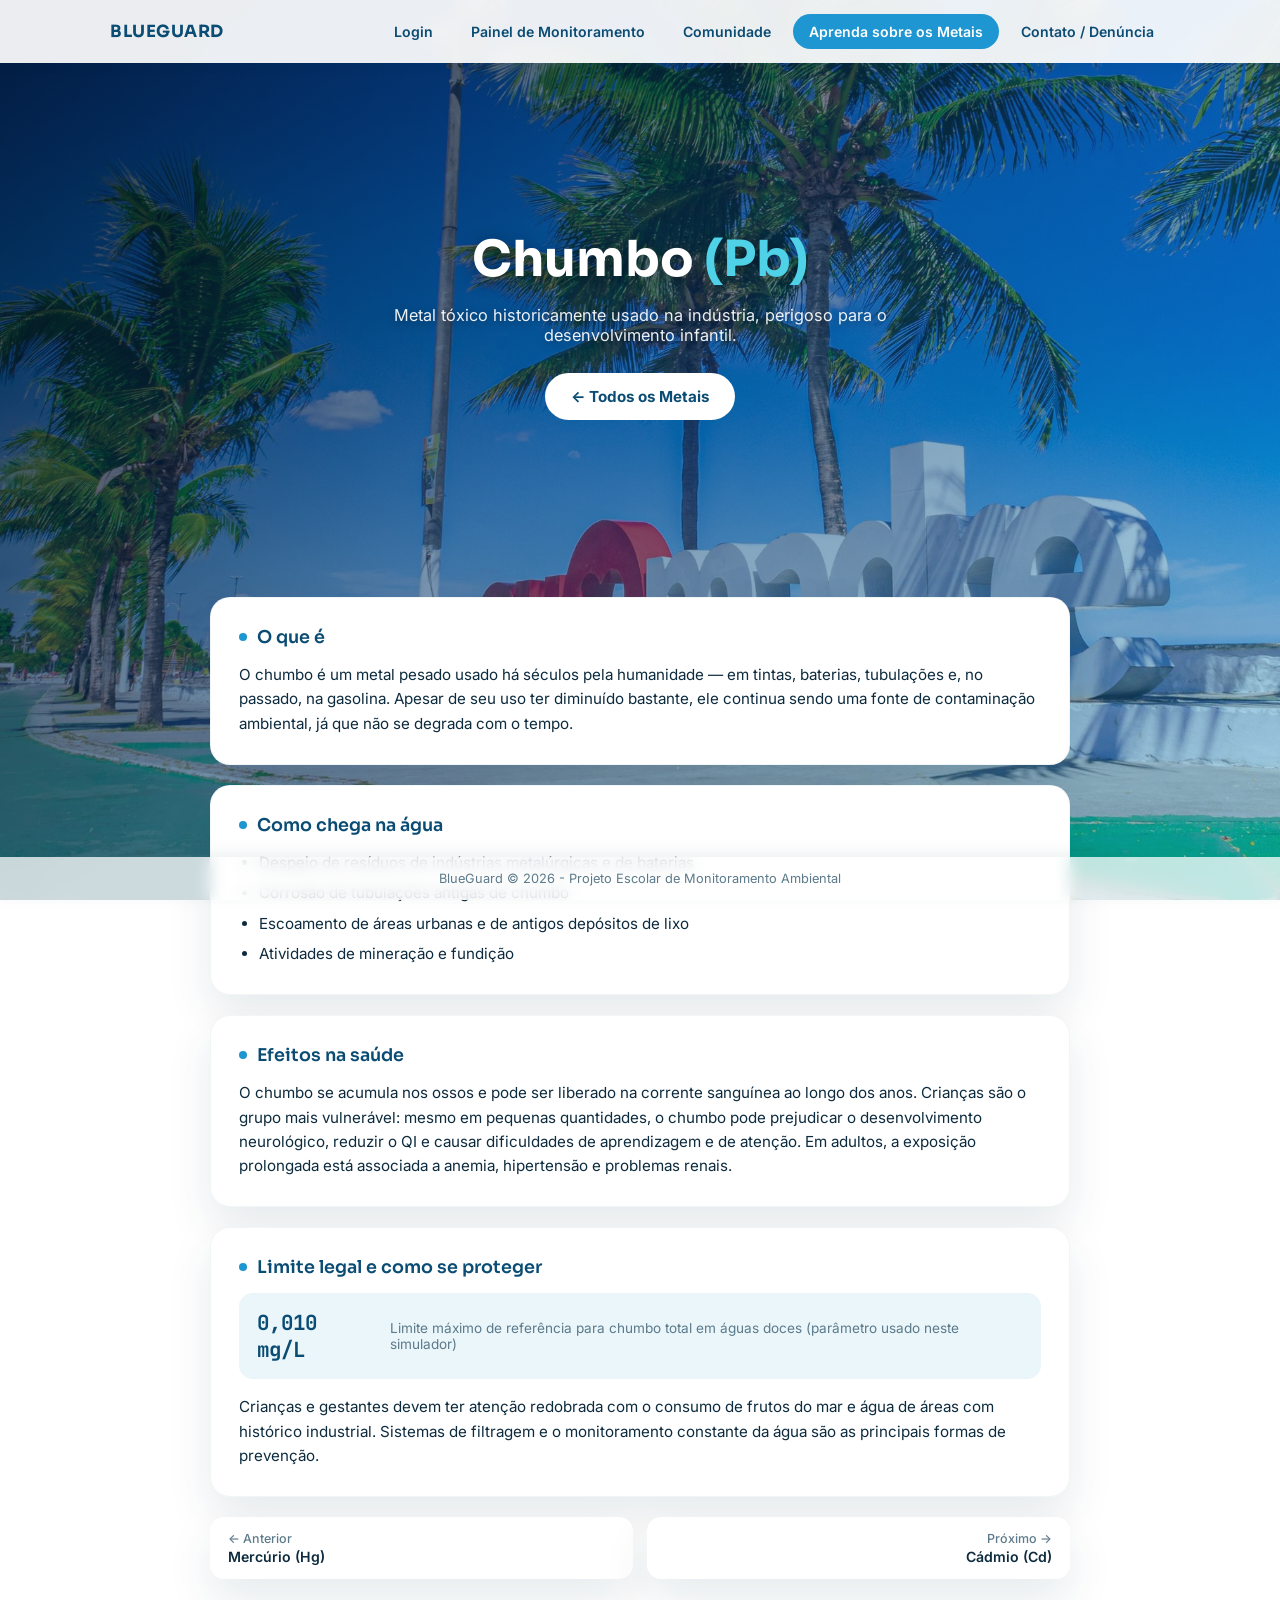
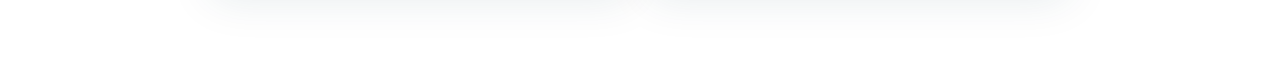
<file: metal-chumbo.html>
<!DOCTYPE html>
<html lang="pt-BR">
<head>
    <meta charset="UTF-8">
    <meta name="viewport" content="width=device-width, initial-scale=1.0">
    <title>Chumbo (Pb) - Educação Ambiental - BlueGuard</title>
    <link rel="preconnect" href="https://fonts.googleapis.com">
    <link rel="preconnect" href="https://fonts.gstatic.com" crossorigin>
    <link href="https://fonts.googleapis.com/css2?family=Sora:wght@600;700&family=Inter:wght@400;500;600&family=JetBrains+Mono:wght@500;700&display=swap" rel="stylesheet">
    <link rel="stylesheet" href="style.css">
</head>
<body>

    <nav class="nav-principal">
        <div class="nav-principal-interna">
            <input type="checkbox" id="nav-toggle" class="nav-toggle-check">
            <label for="nav-toggle" class="nav-toggle-btn" aria-label="Abrir menu">
                <span class="nav-toggle-linha"></span>
                <span class="nav-toggle-linha"></span>
                <span class="nav-toggle-linha"></span>
            </label>
            <span class="nav-marca">BLUEGUARD</span>
            <div class="nav-links">
                <a href="index.html" class="nav-link">Login</a>
                <a href="painel.html" class="nav-link">Painel de Monitoramento</a>
                <a href="comunidade.html" class="nav-link">Comunidade</a>
                <a href="educacao.html" class="nav-link nav-ativo">Aprenda sobre os Metais</a>
                <a href="contato.html" class="nav-link">Contato / Denúncia</a>
            </div>
        </div>
    </nav>


    <section class="pagina-hero">
        <h1 class="pagina-hero-titulo">Chumbo <span class="destaque">(Pb)</span></h1>
        <p class="pagina-hero-subtitulo">Metal tóxico historicamente usado na indústria, perigoso para o desenvolvimento infantil.</p>
        <div class="pagina-hero-botoes">
            <a href="educacao.html" class="btn-hero-secundario">← Todos os Metais</a>
        </div>
    </section>

    <main class="metal-conteudo">
        <section class="card">
            <h2>O que é</h2>
            <p>O chumbo é um metal pesado usado há séculos pela humanidade — em tintas, baterias, tubulações e, no passado, na gasolina. Apesar de seu uso ter diminuído bastante, ele continua sendo uma fonte de contaminação ambiental, já que não se degrada com o tempo.</p>
        </section>

        <section class="card">
            <h2>Como chega na água</h2>
            <ul>
                <li>Despejo de resíduos de indústrias metalúrgicas e de baterias</li>
                <li>Corrosão de tubulações antigas de chumbo</li>
                <li>Escoamento de áreas urbanas e de antigos depósitos de lixo</li>
                <li>Atividades de mineração e fundição</li>
            </ul>
        </section>

        <section class="card">
            <h2>Efeitos na saúde</h2>
            <p>O chumbo se acumula nos ossos e pode ser liberado na corrente sanguínea ao longo dos anos. Crianças são o grupo mais vulnerável: mesmo em pequenas quantidades, o chumbo pode prejudicar o desenvolvimento neurológico, reduzir o QI e causar dificuldades de aprendizagem e de atenção. Em adultos, a exposição prolongada está associada a anemia, hipertensão e problemas renais.</p>
        </section>

        <section class="card">
            <h2>Limite legal e como se proteger</h2>
            <div class="metal-limite-legal">
                <strong>0,010 mg/L</strong>
                <span>Limite máximo de referência para chumbo total em águas doces (parâmetro usado neste simulador)</span>
            </div>
            <p style="margin-top:16px;">Crianças e gestantes devem ter atenção redobrada com o consumo de frutos do mar e água de áreas com histórico industrial. Sistemas de filtragem e o monitoramento constante da água são as principais formas de prevenção.</p>
        </section>
    </main>

    <div class="metal-nav-rodape">
        <a href="metal-mercurio.html"><span class="rotulo">← Anterior</span>Mercúrio (Hg)</a>
        <a href="metal-cadmio.html" class="proximo"><span class="rotulo">Próximo →</span>Cádmio (Cd)</a>
    </div>

    <footer>
        <p>BlueGuard &copy; 2026 - Projeto Escolar de Monitoramento Ambiental</p>
    </footer>

</body>
</html>
</file>
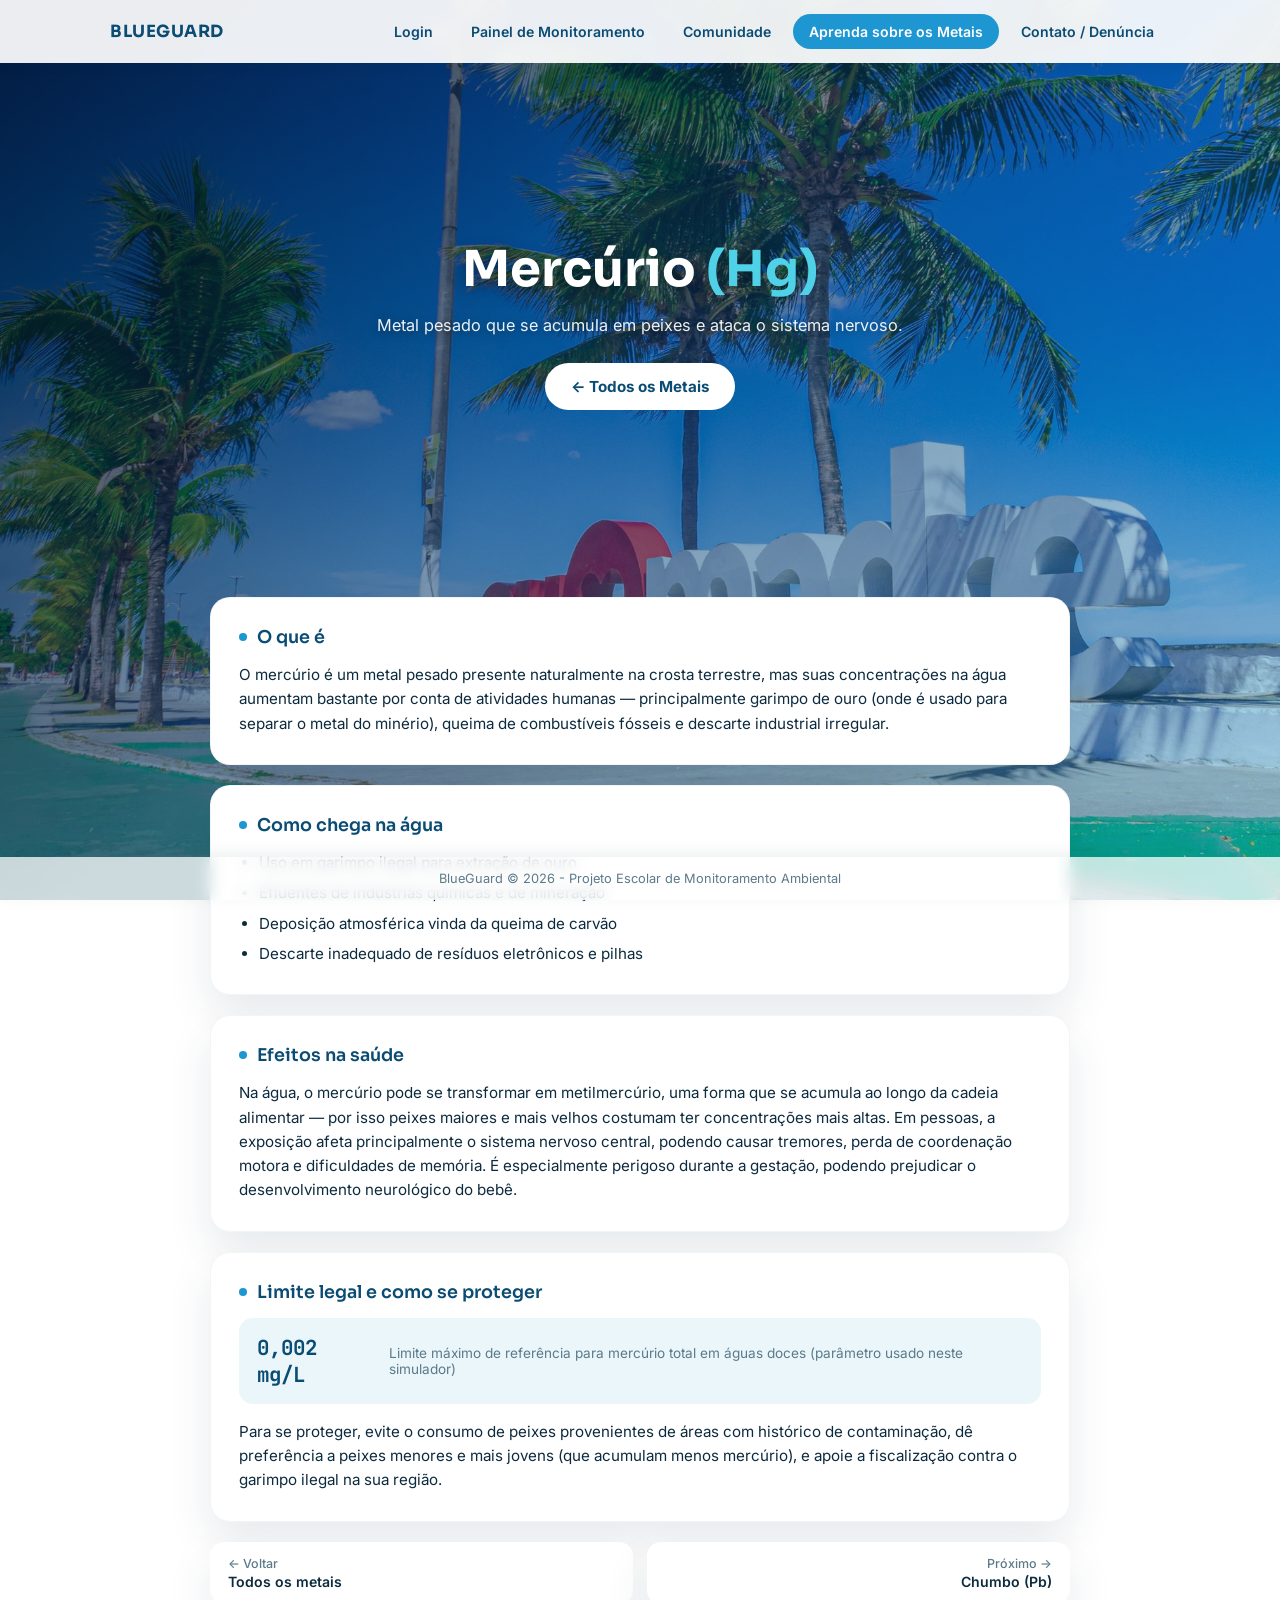
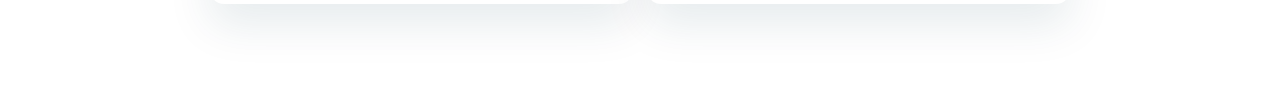
<file: metal-mercurio.html>
<!DOCTYPE html>
<html lang="pt-BR">
<head>
    <meta charset="UTF-8">
    <meta name="viewport" content="width=device-width, initial-scale=1.0">
    <title>Mercúrio (Hg) - Educação Ambiental - BlueGuard</title>
    <link rel="preconnect" href="https://fonts.googleapis.com">
    <link rel="preconnect" href="https://fonts.gstatic.com" crossorigin>
    <link href="https://fonts.googleapis.com/css2?family=Sora:wght@600;700&family=Inter:wght@400;500;600&family=JetBrains+Mono:wght@500;700&display=swap" rel="stylesheet">
    <link rel="stylesheet" href="style.css">
</head>
<body>

    <nav class="nav-principal">
        <div class="nav-principal-interna">
            <input type="checkbox" id="nav-toggle" class="nav-toggle-check">
            <label for="nav-toggle" class="nav-toggle-btn" aria-label="Abrir menu">
                <span class="nav-toggle-linha"></span>
                <span class="nav-toggle-linha"></span>
                <span class="nav-toggle-linha"></span>
            </label>
            <span class="nav-marca">BLUEGUARD</span>
            <div class="nav-links">
                <a href="index.html" class="nav-link">Login</a>
                <a href="painel.html" class="nav-link">Painel de Monitoramento</a>
                <a href="comunidade.html" class="nav-link">Comunidade</a>
                <a href="educacao.html" class="nav-link nav-ativo">Aprenda sobre os Metais</a>
                <a href="contato.html" class="nav-link">Contato / Denúncia</a>
            </div>
        </div>
    </nav>


    <section class="pagina-hero">
        <h1 class="pagina-hero-titulo">Mercúrio <span class="destaque">(Hg)</span></h1>
        <p class="pagina-hero-subtitulo">Metal pesado que se acumula em peixes e ataca o sistema nervoso.</p>
        <div class="pagina-hero-botoes">
            <a href="educacao.html" class="btn-hero-secundario">← Todos os Metais</a>
        </div>
    </section>

    <main class="metal-conteudo">
        <section class="card">
            <h2>O que é</h2>
            <p>O mercúrio é um metal pesado presente naturalmente na crosta terrestre, mas suas concentrações na água aumentam bastante por conta de atividades humanas — principalmente garimpo de ouro (onde é usado para separar o metal do minério), queima de combustíveis fósseis e descarte industrial irregular.</p>
        </section>

        <section class="card">
            <h2>Como chega na água</h2>
            <ul>
                <li>Uso em garimpo ilegal para extração de ouro</li>
                <li>Efluentes de indústrias químicas e de mineração</li>
                <li>Deposição atmosférica vinda da queima de carvão</li>
                <li>Descarte inadequado de resíduos eletrônicos e pilhas</li>
            </ul>
        </section>

        <section class="card">
            <h2>Efeitos na saúde</h2>
            <p>Na água, o mercúrio pode se transformar em metilmercúrio, uma forma que se acumula ao longo da cadeia alimentar — por isso peixes maiores e mais velhos costumam ter concentrações mais altas. Em pessoas, a exposição afeta principalmente o sistema nervoso central, podendo causar tremores, perda de coordenação motora e dificuldades de memória. É especialmente perigoso durante a gestação, podendo prejudicar o desenvolvimento neurológico do bebê.</p>
        </section>

        <section class="card">
            <h2>Limite legal e como se proteger</h2>
            <div class="metal-limite-legal">
                <strong>0,002 mg/L</strong>
                <span>Limite máximo de referência para mercúrio total em águas doces (parâmetro usado neste simulador)</span>
            </div>
            <p style="margin-top:16px;">Para se proteger, evite o consumo de peixes provenientes de áreas com histórico de contaminação, dê preferência a peixes menores e mais jovens (que acumulam menos mercúrio), e apoie a fiscalização contra o garimpo ilegal na sua região.</p>
        </section>
    </main>

    <div class="metal-nav-rodape">
        <a href="educacao.html"><span class="rotulo">← Voltar</span>Todos os metais</a>
        <a href="metal-chumbo.html" class="proximo"><span class="rotulo">Próximo →</span>Chumbo (Pb)</a>
    </div>

    <footer>
        <p>BlueGuard &copy; 2026 - Projeto Escolar de Monitoramento Ambiental</p>
    </footer>

</body>
</html>
</file>
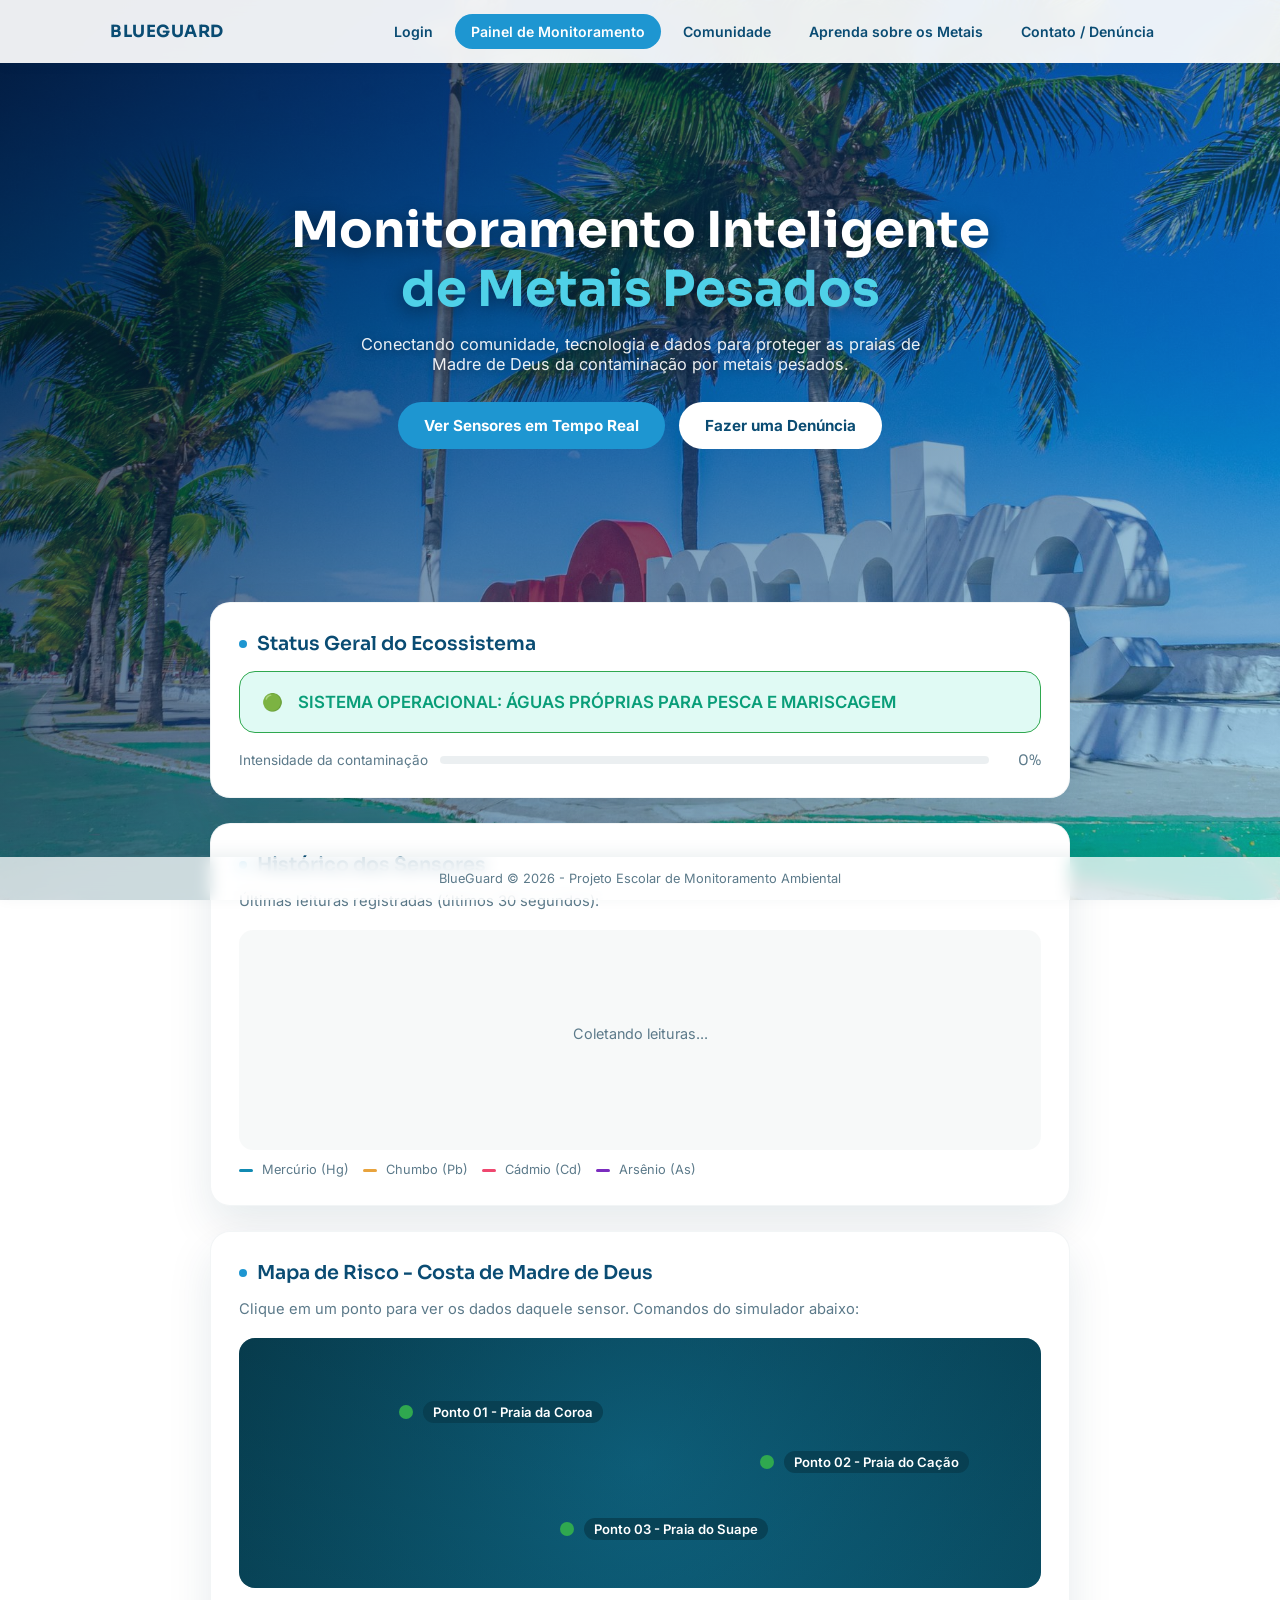
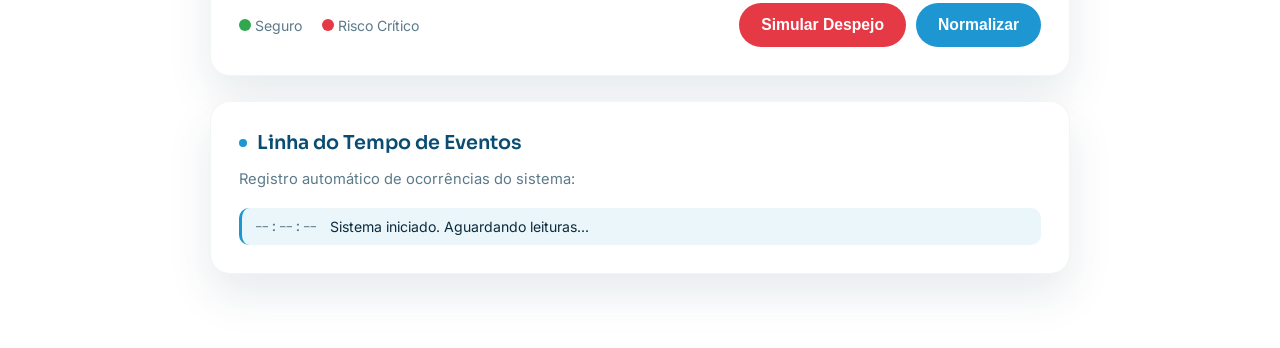
<file: painel.html>
<!DOCTYPE html>
<html lang="pt-BR">
<head>
    <meta charset="UTF-8">
    <meta name="viewport" content="width=device-width, initial-scale=1.0">
    <title>BlueGuard - Simulador de Monitoramento Ambiental</title>
    <link rel="preconnect" href="https://fonts.googleapis.com">
    <link rel="preconnect" href="https://fonts.gstatic.com" crossorigin>
    <link href="https://fonts.googleapis.com/css2?family=Sora:wght@600;700&family=Inter:wght@400;500;600&family=JetBrains+Mono:wght@500;700&display=swap" rel="stylesheet">
    <link rel="stylesheet" href="style.css">
</head>
<body>

    <nav class="nav-principal">
        <div class="nav-principal-interna">
            <input type="checkbox" id="nav-toggle" class="nav-toggle-check">
            <label for="nav-toggle" class="nav-toggle-btn" aria-label="Abrir menu">
                <span class="nav-toggle-linha"></span>
                <span class="nav-toggle-linha"></span>
                <span class="nav-toggle-linha"></span>
            </label>
            <span class="nav-marca">BLUEGUARD</span>
            <div class="nav-links">
                <a href="index.html" class="nav-link">Login</a>
                <a href="painel.html" class="nav-link nav-ativo">Painel de Monitoramento</a>
                <a href="comunidade.html" class="nav-link">Comunidade</a>
                <a href="educacao.html" class="nav-link">Aprenda sobre os Metais</a>
                <a href="contato.html" class="nav-link">Contato / Denúncia</a>
            </div>
        </div>
    </nav>

    <section class="pagina-hero">
        <h1 class="pagina-hero-titulo">Monitoramento Inteligente<br><span class="destaque">de Metais Pesados</span></h1>
        <p class="pagina-hero-subtitulo">Conectando comunidade, tecnologia e dados para proteger as praias de Madre de Deus da contaminação por metais pesados.</p>
        <div class="pagina-hero-botoes">
            <a href="#sensores" class="btn-hero-primario">Ver Sensores em Tempo Real</a>
            <a href="comunidade.html#denuncia" class="btn-hero-secundario">Fazer uma Denúncia</a>
        </div>
    </section>

    <main class="dashboard-container">

        <!-- STATUS GERAL -->
        <section class="card card-alerta">
            <h2>Status Geral do Ecossistema</h2>
            <div id="alerta-box" class="alerta-seguro">
                <span class="status-icone">🟢</span>
                <span id="alerta-texto">SISTEMA OPERACIONAL: ÁGUAS PRÓPRIAS PARA PESCA E MARISCAGEM</span>
            </div>
            <div class="intensidade-container">
                <span class="intensidade-label">Intensidade da contaminação</span>
                <div class="intensidade-barra">
                    <div id="intensidade-fill" class="intensidade-fill"></div>
                </div>
                <span id="intensidade-valor" class="intensidade-valor">0%</span>
            </div>
        </section>


        <!-- HISTÓRICO / GRÁFICO -->
        <section class="card" id="sensores">
            <h2>Histórico dos Sensores</h2>
            <p class="subtitulo-card">Últimas leituras registradas (últimos 30 segundos):</p>
            <div class="grafico-container">
                <div id="grafico-historico"></div>
            </div>
            <div class="grafico-legenda">
                <span><span class="legenda-linha" style="background:#118AB2;"></span> Mercúrio (Hg)</span>
                <span><span class="legenda-linha" style="background:#E8A33D;"></span> Chumbo (Pb)</span>
                <span><span class="legenda-linha" style="background:#EF476F;"></span> Cádmio (Cd)</span>
                <span><span class="legenda-linha" style="background:#7B2CBF;"></span> Arsênio (As)</span>
            </div>
        </section>

        <!-- MAPA DE RISCO COM PAINEL DE CONTROLE INTEGRADO -->
        <section class="card">
            <h2>Mapa de Risco - Costa de Madre de Deus</h2>
            <p class="subtitulo-card">Clique em um ponto para ver os dados daquele sensor. Comandos do simulador abaixo:</p>

            <div class="mapa-simulado">
                <iframe
                    class="mapa-iframe"
                    src="https://www.openstreetmap.org/export/embed.html?bbox=-38.6350%2C-12.7550%2C-38.6000%2C-12.7300&layer=mapnik"
                    loading="lazy"
                    title="Mapa real de Madre de Deus, Bahia"
                ></iframe>
                <div class="mapa-overlay"></div>

                <div class="ponto-sensor" id="ponto-ponte" data-ponto="ponte" style="top: 25%; left: 20%;" tabindex="0">
                    <span class="ponto-dot"></span>
                    <span class="ponto-nome">Ponto 01 - Praia da Coroa</span>
                </div>
                <div class="ponto-sensor" id="ponto-porto" data-ponto="porto" style="top: 45%; left: 65%;" tabindex="0">
                    <span class="ponto-dot"></span>
                    <span class="ponto-nome">Ponto 02 - Praia do Cação</span>
                </div>
                <div class="ponto-sensor" id="ponto-maranduba" data-ponto="maranduba" style="top: 72%; left: 40%;" tabindex="0">
                    <span class="ponto-dot"></span>
                    <span class="ponto-nome">Ponto 03 - Praia do Suape</span>
                </div>
            </div>

            <!-- PAINEL DE DETALHES DO PONTO SELECIONADO -->
            <div id="detalhes-ponto" class="detalhes-ponto detalhes-oculto">
                <div class="detalhes-cabecalho">
                    <h3 id="detalhes-nome">Selecione um ponto</h3>
                    <button id="detalhes-fechar" class="detalhes-fechar" aria-label="Fechar detalhes">✕</button>
                </div>
                <div class="detalhes-grade">
                    <div class="detalhes-item">
                        <span>Hg</span>
                        <strong id="detalhes-mercurio">--</strong>
                    </div>
                    <div class="detalhes-item">
                        <span>Pb</span>
                        <strong id="detalhes-chumbo">--</strong>
                    </div>
                    <div class="detalhes-item">
                        <span>Cd</span>
                        <strong id="detalhes-cadmio">--</strong>
                    </div>
                    <div class="detalhes-item">
                        <span>As</span>
                        <strong id="detalhes-arsenio">--</strong>
                    </div>
                </div>
                <p id="detalhes-status" class="detalhes-status"></p>
            </div>

            <!-- Rodapé do Mapa: Legenda na esquerda e Botões de Ação na direita -->
            <div class="mapa-controles-container">
                <div class="mapa-legenda">
                    <span><span class="legenda-cor seguro"></span> Seguro</span>
                    <span><span class="legenda-cor perigo"></span> Risco Crítico</span>
                </div>
                <div class="botoes-mapa">
                    <button id="btn-vazamento" class="btn btn-perigo-mini">Simular Despejo</button>
                    <button id="btn-reset" class="btn btn-seguro-mini">Normalizar</button>
                </div>
            </div>
        </section>

        <!-- LINHA DO TEMPO DE EVENTOS -->
        <section class="card">
            <h2>Linha do Tempo de Eventos</h2>
            <p class="subtitulo-card">Registro automático de ocorrências do sistema:</p>
            <ul id="timeline-lista" class="timeline-lista">
                <li class="timeline-item timeline-info">
                    <span class="timeline-hora">--:--:--</span>
                    <span class="timeline-texto">Sistema iniciado. Aguardando leituras...</span>
                </li>
            </ul>
        </section>

    </main>

    <footer>
        <p>BlueGuard &copy; 2026 - Projeto Escolar de Monitoramento Ambiental</p>
    </footer>

    <script src="script.js"></script>
</body>
</html>
</file>
<file: style.css>
:root {
    /* Paleta ajustada às cores reais da foto de Madre de Deus (céu azul vivo, palmeiras, letreiro vermelho) */
    --oceano-profundo: #0A4C73;
    --oceano-medio: #1E96D1;
    --oceano-claro: #EAF6FA;
    --branco-cartao: #FFFFFF;
    --coral-alerta: #E63946;
    --verde-recife: #2FA84F;
    --texto-principal: #0D2B3E;
    --texto-secundario: #5C7A8A;
    --sombra-card: 0 20px 45px rgba(7, 59, 76, 0.10);
    --sombra-card-hover: 0 24px 55px rgba(7, 59, 76, 0.14);
}

* { box-sizing: border-box; margin: 0; padding: 0; }

body {
    font-family: 'Inter', 'Segoe UI', Arial, sans-serif;
    color: var(--texto-principal);
    display: flex;
    flex-direction: column;
    align-items: center;
    overflow-x: hidden;
    width: 100%;
    position: relative;
}

/* Fundo fixo do site inteiro: usamos um elemento próprio do tamanho exato
   da tela (position:fixed + inset:0), em vez de "background-attachment:
   fixed" no body. Isso evita dois problemas do celular: 1) a rolagem
   travando/engasgando no Safari do iPhone, e 2) a foto esticando errado
   em páginas compridas (já que o body pode ficar bem mais alto que a
   tela, e o fundo antigo tentava cobrir a altura toda em vez de só a
   tela visível). */
body::before {
    content: '';
    position: fixed;
    inset: 0;
    z-index: -1;
    background-image: linear-gradient(135deg, rgba(3, 15, 30, 0.82) 0%, rgba(8, 60, 110, 0.55) 45%, rgba(20, 150, 210, 0.35) 100%), url('assets/madre-de-deus.jpg');
    background-size: cover;
    background-position: center;
    background-repeat: no-repeat;
}

@media (max-width: 900px) {
    /* na tela pequena, véu mais fraco pra foto aparecer mais forte */
    body::before {
        background-image: linear-gradient(135deg, rgba(3, 15, 30, 0.62) 0%, rgba(8, 60, 110, 0.40) 45%, rgba(20, 150, 210, 0.22) 100%), url('assets/madre-de-deus.jpg');
    }
}

h1, h2, h3, .sensor-nome, .intensidade-valor { font-family: 'Sora', 'Segoe UI', sans-serif; }

/* --- HEADER / HERO --- */
header {
    width: 100%;
    background-image: linear-gradient(160deg, rgba(7, 59, 76, 0.68) 0%, rgba(17, 138, 178, 0.58) 100%), url('https://images.unsplash.com/photo-1709483095301-2d1f3e95b1d4?auto=format&fit=crop&w=1920&q=80');
    background-size: cover;
    background-position: center;
    color: #ffffff;
    padding: 50px 20px 90px;
    text-align: center;
    position: relative;
}

.logo-container {
    display: flex;
    justify-content: center;
    align-items: center;
    gap: 15px;
    margin-bottom: 10px;
}

header h1 {
    font-size: 2.6rem;
    font-weight: 700;
    letter-spacing: 2px;
}

.badge-modo {
    background-color: rgba(255, 255, 255, 0.14);
    color: #ffffff;
    border: 1px solid rgba(255, 255, 255, 0.4);
    padding: 4px 12px;
    border-radius: 20px;
    font-size: 0.8rem;
    font-weight: 600;
}

header p { color: rgba(255, 255, 255, 0.8); font-size: 1.05rem; max-width: 520px; margin: 0 auto; }

/* MASCOTE HOLOGRÁFICO */
.holograma-wrap {
    position: relative;
    width: 190px;
    margin: 0 auto 6px;
}

.mascote-holograma {
    width: 100%;
    display: block;
    mix-blend-mode: screen; /* remove o fundo preto do vídeo automaticamente */
    filter: drop-shadow(0 0 18px rgba(72, 214, 255, 0.55)) brightness(1.08) saturate(1.15);
    animation: holograma-flutua 4s ease-in-out infinite, holograma-tremula 3.2s infinite;
}

/* linhas de scan sobrepostas, reforçando o efeito de projeção */
.holograma-wrap::after {
    content: '';
    position: absolute;
    inset: 0;
    background: repeating-linear-gradient(
        to bottom,
        rgba(255, 255, 255, 0.06) 0px,
        rgba(255, 255, 255, 0.06) 1px,
        transparent 2px,
        transparent 4px
    );
    mix-blend-mode: overlay;
    pointer-events: none;
}

@keyframes holograma-flutua {
    0%, 100% { transform: translateY(0); }
    50% { transform: translateY(-8px); }
}

@keyframes holograma-tremula {
    0%, 100% { opacity: 1; }
    92% { opacity: 1; }
    93% { opacity: 0.75; }
    94% { opacity: 1; }
    97% { opacity: 0.85; }
    98% { opacity: 1; }
}

/* PÁGINA DEDICADA AO HOLOGRAMA - HERO ESTILO POSTER */
.holograma-hero {
    width: 100%;
    min-height: 88vh;
    position: relative;
    display: flex;
    flex-direction: row;
    flex-wrap: wrap;
    align-items: center;
    justify-content: center;
    gap: 50px;
    padding: 50px 24px;
    overflow: hidden;
}

.hero-coluna-marca {
    display: flex;
    flex-direction: column;
    align-items: center;
    gap: 10px;
    max-width: 380px;
}

.holograma-titulo {
    font-family: 'Luckiest Guy', cursive;
    font-weight: 400;
    font-size: clamp(2.4rem, 7vw, 3.6rem);
    letter-spacing: 3px;
    color: #ffffff;
    text-align: center;
    margin: 0;
    z-index: 2;
    text-shadow:
        3px 3px 0 var(--oceano-profundo),
        6px 6px 0 rgba(7, 59, 76, 0.55),
        0 10px 30px rgba(0, 0, 0, 0.35);
}

.mascote-hero {
    width: min(260px, 55vw);
    z-index: 1;
    animation: holograma-flutua 4s ease-in-out infinite, holograma-tremula 3.2s infinite;
}

.holograma-subtitulo { color: rgba(255, 255, 255, 0.85); font-size: 0.92rem; text-align: center; max-width: 320px; margin-top: 4px; }

.form-ativar-holograma {
    display: flex;
    gap: 8px;
    margin-top: 6px;
    width: 100%;
    max-width: 300px;
}
.form-ativar-holograma input {
    flex: 1;
    min-width: 0;
    padding: 10px 14px;
    border-radius: 999px;
    border: 1px solid rgba(255, 255, 255, 0.4);
    background: rgba(255, 255, 255, 0.15);
    color: #fff;
    font-family: 'Inter', sans-serif;
    font-size: 16px; /* evita zoom automático no iPhone ao focar */
}
.form-ativar-holograma input::placeholder { color: rgba(255, 255, 255, 0.65); }
.form-ativar-holograma input:focus { outline: none; border-color: #fff; background: rgba(255, 255, 255, 0.22); }
.form-ativar-holograma button {
    background: rgba(255, 255, 255, 0.9);
    color: var(--oceano-profundo);
    border: none;
    padding: 10px 18px;
    border-radius: 999px;
    font-size: 0.85rem;
    font-weight: 700;
    cursor: pointer;
    transition: opacity 0.2s;
}
.form-ativar-holograma button:hover { opacity: 0.85; }

.aviso-holograma { color: rgba(255, 255, 255, 0.85); font-size: 0.85rem; margin-top: 10px; min-height: 1.2em; }
.aviso-holograma.aviso-erro { color: #FF8B8B; font-weight: 600; }

/* CARD DE LOGIN - estilo "vidro" sobre a foto, integrado à cena */
.login-card {
    width: 100%;
    max-width: 360px;
    background: rgba(255, 255, 255, 0.95);
    backdrop-filter: blur(10px);
    -webkit-backdrop-filter: blur(10px);
    border-radius: 22px;
    box-shadow: 0 25px 60px rgba(0, 0, 0, 0.35);
    padding: 32px 28px;
    display: flex;
    flex-direction: column;
    gap: 4px;
    text-align: left;
}
.login-card h2 { font-family: 'Sora', sans-serif; color: var(--oceano-profundo); font-size: 1.3rem; margin-bottom: 4px; }
.login-subtitulo { color: var(--texto-secundario); font-size: 0.9rem; margin-bottom: 16px; }
.login-card label { font-size: 0.85rem; font-weight: 600; color: var(--oceano-profundo); margin-top: 10px; margin-bottom: 6px; }
.login-card input {
    padding: 12px 14px;
    border-radius: 10px;
    border: 1px solid rgba(7, 59, 76, 0.15);
    background: var(--oceano-claro);
    color: var(--texto-principal);
    font-family: 'Inter', sans-serif;
    font-size: 16px;
}
.login-card input:focus { outline: none; border-color: var(--oceano-medio); }
.btn-login { margin-top: 20px; width: 100%; }
.login-aviso { font-size: 0.76rem; color: var(--texto-secundario); text-align: center; margin-top: 14px; }

.holograma-aviso-rodape {
    font-size: 0.78rem;
    color: var(--texto-secundario);
    text-align: center;
    max-width: 480px;
    margin: 18px auto 0;
    padding: 0 20px;
}

@media (max-width: 760px) {
    .holograma-hero { flex-direction: column; padding: 40px 20px; min-height: auto; }
}

/* Onda de transição entre o header e o conteúdo */
.header-onda {
    position: absolute;
    bottom: -1px;
    left: 0;
    width: 100%;
    height: 60px;
    display: block;
}

/* --- FAIXA DE ESTATÍSTICAS (flutuando sobre a onda, estilo app premium) --- */
.stats-faixa {
    width: 100%;
    max-width: 900px;
    display: grid;
    grid-template-columns: repeat(3, 1fr);
    gap: 18px;
    margin-top: -55px;
    margin-bottom: 25px;
    padding: 0 20px;
    z-index: 2;
}

.stat-card {
    background: var(--branco-cartao);
    border-radius: 18px;
    box-shadow: var(--sombra-card);
    padding: 18px 12px;
    text-align: center;
}

.stat-numero { font-family: 'Sora', sans-serif; font-size: 1.7rem; font-weight: 700; color: var(--oceano-profundo); }
.stat-label { display: block; font-size: 0.78rem; color: var(--texto-secundario); margin-top: 2px; }

.dashboard-container { width: 100%; max-width: 900px; display: flex; flex-direction: column; gap: 25px; padding: 25px 20px 20px; }

.card {
    background-color: var(--branco-cartao);
    border-radius: 20px;
    padding: 28px;
    box-shadow: var(--sombra-card);
    border: 1px solid rgba(7, 59, 76, 0.05);
    transition: box-shadow 0.25s;
}

.card:hover { box-shadow: var(--sombra-card-hover); }

.card h2 {
    font-size: 1.2rem;
    font-weight: 600;
    margin-bottom: 15px;
    color: var(--oceano-profundo);
    display: flex;
    align-items: center;
    gap: 10px;
}

.card h2::before {
    content: '';
    width: 8px;
    height: 8px;
    border-radius: 50%;
    background: var(--oceano-medio);
    flex-shrink: 0;
}

.subtitulo-card { color: var(--texto-secundario); font-size: 0.92rem; margin-bottom: 20px; }

/* MAPA DE RISCO ESTILIZADO */
.mapa-simulado {
    width: 100%;
    height: 250px;
    background: radial-gradient(circle, #0E5D78 0%, #073B4C 100%);
    border-radius: 16px;
    position: relative;
    overflow: hidden;
    margin-bottom: 15px;
}

.mapa-iframe {
    position: absolute;
    inset: 0;
    width: 100%;
    height: 100%;
    border: 0;
    filter: saturate(0.75) brightness(0.85) contrast(1.05);
    pointer-events: none; /* é só decorativo — sem isso, arrastar o mapa no celular prende o dedo e trava a rolagem da página */
}

.mapa-overlay {
    position: absolute;
    inset: 0;
    background: linear-gradient(160deg, rgba(7, 59, 76, 0.32) 0%, rgba(17, 138, 178, 0.22) 100%);
    pointer-events: none;
}

.ponto-sensor {
    position: absolute;
    z-index: 2;
    display: flex;
    align-items: center;
    gap: 10px;
    cursor: pointer;
}

.ponto-dot {
    width: 14px;
    height: 14px;
    border-radius: 50%;
    display: inline-block;
    transition: background-color 0.4s;
}

.ponto-nome {
    font-size: 0.82rem;
    font-weight: 600;
    background: rgba(7, 59, 76, 0.75);
    color: #fff;
    padding: 3px 10px;
    border-radius: 20px;
}

.ponto-sensor:hover .ponto-nome, .ponto-sensor:focus .ponto-nome { outline: 1px solid var(--verde-recife); }
.ponto-sensor:focus { outline: none; }

/* NOVO LAYOUT DE CONTROLES DO MAPA */
.mapa-controles-container {
    display: flex;
    justify-content: space-between;
    align-items: center;
    margin-top: 15px;
    flex-wrap: wrap;
    gap: 15px;
}

.mapa-legenda {
    display: flex;
    gap: 20px;
    font-size: 0.88rem;
    align-items: center;
    color: var(--texto-secundario);
}

.legenda-cor {
    width: 12px;
    height: 12px;
    display: inline-block;
    border-radius: 50%;
}

.botoes-mapa {
    display: flex;
    gap: 10px;
}

.seguro { background-color: var(--verde-recife); }
.perigo { background-color: var(--coral-alerta); animation: pulso-ponto 1.5s infinite; }

/* BOTÕES PEQUENOS INTEGRADOS AO MAPA (formato pílula) */
.btn-perigo-mini, .btn-seguro-mini {
    padding: 9px 18px;
    border: none;
    border-radius: 999px;
    font-size: 0.88rem;
    font-weight: 600;
    cursor: pointer;
    transition: opacity 0.2s, transform 0.1s;
    color: white;
}

.btn-perigo-mini { background-color: var(--coral-alerta); }
.btn-seguro-mini { background-color: var(--oceano-medio); }
.btn-perigo-mini:hover, .btn-seguro-mini:hover { opacity: 0.88; }
.btn-perigo-mini:active, .btn-seguro-mini:active { transform: scale(0.97); }

/* CAIXAS DE ALERTA */
#alerta-box { padding: 20px 22px; border-radius: 16px; display: flex; align-items: center; gap: 15px; font-weight: 600; font-size: 1.05rem; }
.alerta-seguro { background-color: rgba(6, 214, 160, 0.12); border: 1px solid var(--verde-recife); color: #0a9e79; }
.alerta-perigo { background-color: rgba(239, 71, 111, 0.12); border: 1px solid var(--coral-alerta); color: var(--coral-alerta); animation: pulso 2s infinite; }

/* BARRA DE INTENSIDADE */
.intensidade-container { display: flex; align-items: center; gap: 12px; margin-top: 18px; }
.intensidade-label { font-size: 0.85rem; color: var(--texto-secundario); white-space: nowrap; }
.intensidade-barra { flex: 1; height: 8px; border-radius: 4px; background: rgba(7, 59, 76, 0.08); overflow: hidden; }
.intensidade-fill { height: 100%; width: 0%; background: var(--verde-recife); border-radius: 4px; transition: width 1.6s linear, background-color 0.6s; }
.intensidade-fill.intensidade-perigo { background: var(--coral-alerta); }
.intensidade-valor { font-family: 'Sora', sans-serif; font-size: 0.9rem; color: var(--texto-secundario); min-width: 40px; text-align: right; }

/* GRÁFICO HISTÓRICO */
.grafico-container { background: rgba(7, 59, 76, 0.03); border-radius: 14px; padding: 15px; height: 220px; position: relative; }
#grafico-historico { width: 100%; height: 100%; }
#grafico-historico svg { display: block; }
.grafico-vazio { color: var(--texto-secundario); font-size: 0.9rem; text-align: center; padding-top: 80px; }
.grafico-legenda { display: flex; flex-wrap: wrap; gap: 14px; margin-top: 12px; font-size: 0.8rem; color: var(--texto-secundario); }
.legenda-linha { display: inline-block; width: 14px; height: 3px; border-radius: 2px; margin-right: 5px; vertical-align: middle; }

/* GRADE DE SENSORES */
.grade-sensores { display: grid; grid-template-columns: repeat(auto-fit, minmax(220px, 1fr)); gap: 18px; }
.sensor-box { background-color: var(--oceano-claro); border-radius: 14px; padding: 20px; display: flex; flex-direction: column; align-items: center; }
.sensor-nome { font-size: 0.98rem; margin-bottom: 10px; font-weight: 600; color: var(--oceano-profundo); }
.sensor-valor { font-family: 'JetBrains Mono', monospace; font-size: 1.7rem; font-weight: 700; color: var(--oceano-medio); margin-bottom: 8px; }
.sensor-limite { font-size: 0.78rem; color: var(--texto-secundario); }

/* PAINEL DE DETALHES DO PONTO */
.detalhes-ponto {
    margin-top: 15px;
    background: var(--oceano-claro);
    border-radius: 14px;
    padding: 20px;
}
.detalhes-oculto { display: none; }
.detalhes-cabecalho { display: flex; justify-content: space-between; align-items: center; margin-bottom: 12px; }
.detalhes-cabecalho h3 { font-size: 1rem; color: var(--oceano-profundo); }
.detalhes-fechar { background: none; border: none; color: var(--texto-secundario); font-size: 1rem; cursor: pointer; line-height: 1; }
.detalhes-fechar:hover { color: var(--texto-principal); }
.detalhes-grade { display: grid; grid-template-columns: repeat(auto-fit, minmax(100px, 1fr)); gap: 12px; margin-bottom: 10px; }
.detalhes-item { background: var(--branco-cartao); border-radius: 10px; padding: 10px; text-align: center; }
.detalhes-item span { display: block; font-size: 0.74rem; color: var(--texto-secundario); margin-bottom: 4px; }
.detalhes-item strong { font-family: 'JetBrains Mono', monospace; font-size: 1rem; color: var(--oceano-medio); }
.detalhes-status { font-size: 0.9rem; font-weight: 600; }

/* GRADE DE ORIENTAÇÃO */
.grade-orientacao { display: grid; grid-template-columns: repeat(auto-fit, minmax(300px, 1fr)); gap: 18px; }
.orientacao-box { background: var(--oceano-claro); padding: 18px; border-radius: 14px; }
.orientacao-box h3 { font-size: 1rem; color: var(--oceano-profundo); margin-bottom: 8px; }
.orientacao-box p { font-size: 0.94rem; color: var(--texto-secundario); transition: color 0.3s; }

/* LINHA DO TEMPO */
.timeline-lista { list-style: none; display: flex; flex-direction: column; gap: 10px; max-height: 280px; overflow-y: auto; }
.timeline-item { display: flex; gap: 12px; align-items: flex-start; font-size: 0.88rem; padding: 10px 12px; border-radius: 10px; background: var(--oceano-claro); border-left: 3px solid var(--texto-secundario); }
.timeline-item.timeline-perigo { border-left-color: var(--coral-alerta); }
.timeline-item.timeline-seguro { border-left-color: var(--verde-recife); }
.timeline-item.timeline-info { border-left-color: var(--oceano-medio); }
.timeline-hora { font-family: 'JetBrains Mono', monospace; color: var(--texto-secundario); white-space: nowrap; font-size: 0.82rem; }
.timeline-texto { color: var(--texto-principal); }

/* --- NAVEGAÇÃO PRINCIPAL (presente em todas as páginas) --- */
.nav-principal {
    width: 100%;
    background: rgba(255, 255, 255, 0.92);
    backdrop-filter: blur(8px);
    -webkit-backdrop-filter: blur(8px);
    box-shadow: 0 2px 12px rgba(7, 59, 76, 0.06);
    display: flex;
    justify-content: center;
    position: sticky;
    top: 0;
    z-index: 30;
}
.nav-principal-interna {
    width: 100%;
    max-width: 1100px;
    display: flex;
    justify-content: space-between;
    align-items: center;
    padding: 14px 20px;
    flex-wrap: wrap;
    gap: 10px;
    position: relative;
}
.nav-marca { font-family: 'Sora', sans-serif; font-weight: 700; color: var(--oceano-profundo); font-size: 1.05rem; letter-spacing: 0.5px; flex-shrink: 0; }
.nav-links {
    display: flex;
    gap: 6px;
    overflow-x: auto;
    -webkit-overflow-scrolling: touch;
    scrollbar-width: none;
    max-width: 100%;
}
.nav-links::-webkit-scrollbar { display: none; }
.nav-link {
    color: var(--oceano-profundo);
    text-decoration: none;
    font-size: 0.88rem;
    font-weight: 600;
    padding: 9px 16px;
    border-radius: 999px;
    transition: background 0.2s, color 0.2s;
    white-space: nowrap;
    flex-shrink: 0;
}
.nav-link:hover { background: rgba(17, 138, 178, 0.08); }
.nav-link.nav-ativo { color: #fff; background: var(--oceano-medio); }

/* checkbox invisível que controla o menu — some no desktop */
.nav-toggle-check { display: none; }
.nav-toggle-btn { display: none; }
.nav-toggle-linha { display: none; }

@media (max-width: 640px) {
    .nav-principal-interna {
        flex-wrap: nowrap;
        justify-content: flex-start;
        padding: 12px 16px;
        gap: 12px;
    }
    .nav-marca { font-size: 1rem; text-align: left; }

    .nav-toggle-btn {
        display: flex;
        flex-direction: column;
        align-items: center;
        justify-content: center;
        gap: 4px;
        width: 30px;
        height: 30px;
        cursor: pointer;
        flex-shrink: 0;
    }
    .nav-toggle-linha {
        display: block;
        width: 22px;
        height: 2.5px;
        border-radius: 2px;
        background: var(--oceano-profundo);
    }

    .nav-links {
        display: none;
        position: absolute;
        top: 100%;
        left: 0;
        width: 100%;
        flex-direction: column;
        background: #ffffff;
        box-shadow: 0 12px 24px rgba(7, 59, 76, 0.15);
        padding: 10px;
        gap: 4px;
        overflow: visible;
    }
    .nav-toggle-check:checked ~ .nav-links {
        display: flex;
    }
    .nav-link { text-align: center; padding: 13px 14px; }
}

/* --- BREADCRUMB --- */
.breadcrumb {
    width: 100%;
    max-width: 900px;
    padding: 18px 20px 0;
    font-size: 0.85rem;
    color: var(--texto-secundario);
    display: flex;
    align-items: center;
    gap: 6px;
    flex-wrap: wrap;
}
.breadcrumb a { color: var(--oceano-medio); text-decoration: none; font-weight: 600; }
.breadcrumb a:hover { text-decoration: underline; }
.breadcrumb span.atual { color: var(--texto-principal); font-weight: 600; }

/* --- INTRO SIMPLES DE TEXTO (páginas utilitárias, ex: Contato) --- */
.educacao-intro { max-width: 700px; padding: 28px 20px 6px; text-align: center; margin: 0 auto; }
.educacao-intro h1 { font-family: 'Sora', sans-serif; font-size: 1.7rem; color: var(--oceano-profundo); margin-bottom: 8px; }
.educacao-intro p { color: var(--texto-secundario); max-width: 560px; margin: 0 auto; }

/* --- PÁGINA DE CONTATO / DENÚNCIA --- */
.contato-grade {
    width: 100%;
    max-width: 900px;
    margin: 26px auto 40px;
    padding: 0 20px;
    display: grid;
    grid-template-columns: repeat(auto-fit, minmax(240px, 1fr));
    gap: 20px;
}
.contato-card {
    background: var(--branco-cartao);
    border-radius: 18px;
    box-shadow: var(--sombra-card);
    padding: 26px 22px;
    text-decoration: none;
    color: var(--texto-principal);
    display: flex;
    flex-direction: column;
    gap: 4px;
    transition: box-shadow 0.25s, transform 0.15s;
}
.contato-card:hover { box-shadow: var(--sombra-card-hover); transform: translateY(-2px); }
.contato-icone { font-size: 1.8rem; margin-bottom: 6px; }
.contato-card h2 { font-family: 'Sora', sans-serif; font-size: 1.1rem; color: var(--oceano-profundo); }
.contato-card p { color: var(--texto-secundario); font-size: 0.9rem; margin: 6px 0 12px; }
.contato-destaque { font-weight: 700; color: var(--oceano-medio); font-size: 0.95rem; }
.contato-nota { font-size: 0.74rem; color: var(--texto-secundario); margin-top: 10px; opacity: 0.85; }

/* --- HERO DE PÁGINA (estilo "Ocean Guard") --- */
.pagina-hero {
    width: 100%;
    min-height: 56vh;
    margin-top: 10px;
    display: flex;
    flex-direction: column;
    align-items: center;
    justify-content: center;
    text-align: center;
    padding: 60px 20px;
}

.pagina-hero-titulo {
    font-family: 'Sora', sans-serif;
    font-weight: 700;
    font-size: clamp(1.9rem, 5.5vw, 3.1rem);
    line-height: 1.18;
    color: #ffffff;
    margin: 0;
    max-width: 760px;
    text-shadow: 0 4px 18px rgba(0, 0, 0, 0.45);
}
.pagina-hero-titulo .destaque { color: #4FD1E8; }

.pagina-hero-subtitulo {
    color: rgba(255, 255, 255, 0.92);
    max-width: 600px;
    margin-top: 16px;
    font-size: 1.02rem;
    text-shadow: 0 2px 10px rgba(0, 0, 0, 0.4);
}

.pagina-hero-botoes { display: flex; gap: 14px; margin-top: 28px; flex-wrap: wrap; justify-content: center; }
.btn-hero-primario, .btn-hero-secundario {
    padding: 14px 26px;
    border-radius: 999px;
    font-weight: 700;
    font-size: 0.95rem;
    text-decoration: none;
    transition: opacity 0.2s, transform 0.1s;
}
.btn-hero-primario { background: var(--oceano-medio); color: #fff; }
.btn-hero-secundario { background: #ffffff; color: var(--oceano-profundo); }
.btn-hero-primario:hover, .btn-hero-secundario:hover { opacity: 0.9; }
.btn-hero-primario:active, .btn-hero-secundario:active { transform: scale(0.98); }


.grade-metais {
    width: 100%;
    max-width: 900px;
    display: grid;
    grid-template-columns: repeat(auto-fit, minmax(200px, 1fr));
    gap: 20px;
    padding: 24px 20px 40px;
}
.metal-card {
    background: var(--branco-cartao);
    border-radius: 20px;
    box-shadow: var(--sombra-card);
    padding: 26px 20px;
    text-align: center;
    text-decoration: none;
    color: var(--texto-principal);
    transition: transform 0.2s, box-shadow 0.2s;
}
.metal-card:hover { transform: translateY(-4px); box-shadow: var(--sombra-card-hover); }
.metal-simbolo {
    width: 56px;
    height: 56px;
    margin: 0 auto 14px;
    border-radius: 14px;
    display: flex;
    align-items: center;
    justify-content: center;
    font-family: 'JetBrains Mono', monospace;
    font-weight: 700;
    font-size: 1.4rem;
    color: #fff;
}
.metal-card h3 { font-family: 'Sora', sans-serif; font-size: 1.05rem; margin-bottom: 6px; }
.metal-card p { font-size: 0.85rem; color: var(--texto-secundario); }
.metal-simbolo.hg { background: var(--oceano-medio); }
.metal-simbolo.pb { background: #6B4C93; }
.metal-simbolo.cd { background: #E9A23B; }
.metal-simbolo.as { background: var(--coral-alerta); }

/* --- PÁGINA INDIVIDUAL DE CADA METAL --- */
.metal-hero {
    width: 100%;
    max-width: 900px;
    margin: 20px 20px 0;
    background: var(--branco-cartao);
    border-radius: 20px;
    box-shadow: var(--sombra-card);
    padding: 30px;
    display: flex;
    align-items: center;
    gap: 22px;
    flex-wrap: wrap;
}
.metal-hero .metal-simbolo { width: 74px; height: 74px; font-size: 1.9rem; margin: 0; flex-shrink: 0; }
.metal-hero-texto h1 { font-family: 'Sora', sans-serif; font-size: 1.6rem; color: var(--oceano-profundo); }
.metal-hero-texto p { color: var(--texto-secundario); font-size: 0.95rem; margin-top: 4px; }

.metal-conteudo {
    width: 100%;
    max-width: 900px;
    display: flex;
    flex-direction: column;
    gap: 20px;
    padding: 20px 20px 10px;
}
.metal-conteudo .card h2 { font-size: 1.1rem; }
.metal-conteudo .card p, .metal-conteudo .card li { color: var(--texto-principal); font-size: 0.95rem; line-height: 1.6; }
.metal-conteudo .card ul { padding-left: 20px; display: flex; flex-direction: column; gap: 6px; }

.metal-limite-legal {
    display: flex;
    align-items: center;
    gap: 14px;
    background: var(--oceano-claro);
    border-radius: 14px;
    padding: 16px 18px;
}
.metal-limite-legal strong { font-family: 'JetBrains Mono', monospace; font-size: 1.3rem; color: var(--oceano-profundo); }
.metal-limite-legal span { font-size: 0.85rem; color: var(--texto-secundario); }

.metal-nav-rodape {
    width: 100%;
    max-width: 900px;
    display: flex;
    justify-content: space-between;
    gap: 14px;
    padding: 10px 20px 40px;
    flex-wrap: wrap;
}
.metal-nav-rodape a {
    flex: 1;
    min-width: 160px;
    background: var(--branco-cartao);
    border-radius: 14px;
    box-shadow: var(--sombra-card);
    padding: 14px 18px;
    text-decoration: none;
    color: var(--texto-principal);
    font-size: 0.88rem;
    font-weight: 600;
    display: flex;
    flex-direction: column;
    gap: 2px;
}
.metal-nav-rodape a span.rotulo { color: var(--texto-secundario); font-weight: 500; font-size: 0.78rem; }
.metal-nav-rodape a:hover { box-shadow: var(--sombra-card-hover); }
.metal-nav-rodape a.proximo { text-align: right; align-items: flex-end; }


.form-denuncia { display: flex; flex-direction: column; gap: 14px; }

.upload-box {
    display: flex;
    flex-direction: column;
    align-items: center;
    justify-content: center;
    gap: 10px;
    min-height: 140px;
    border: 2px dashed rgba(7, 59, 76, 0.25);
    border-radius: 14px;
    background: var(--oceano-claro);
    cursor: pointer;
    padding: 16px;
    text-align: center;
    transition: border-color 0.2s, background 0.2s;
}
.upload-box:hover { border-color: var(--oceano-medio); background: #dff0f6; }
.upload-texto { font-size: 0.92rem; color: var(--texto-secundario); font-weight: 600; }
.preview-foto { max-width: 100%; max-height: 220px; border-radius: 10px; object-fit: cover; }

.form-linha select,
.form-denuncia textarea {
    width: 100%;
    padding: 12px 14px;
    border-radius: 10px;
    border: 1px solid rgba(7, 59, 76, 0.15);
    background: var(--oceano-claro);
    color: var(--texto-principal);
    font-family: 'Inter', sans-serif;
    font-size: 16px;
}
.form-denuncia textarea { min-height: 90px; resize: vertical; }
.form-linha select:focus,
.form-denuncia textarea:focus { outline: none; border-color: var(--oceano-medio); }

.btn-denuncia { align-self: flex-start; }

.lista-denuncias { display: flex; flex-direction: column; gap: 14px; margin-top: 22px; }
.sem-denuncias { font-size: 0.9rem; color: var(--texto-secundario); }

.denuncia-item {
    display: flex;
    gap: 14px;
    background: var(--oceano-claro);
    border-radius: 14px;
    padding: 14px;
    align-items: flex-start;
}
.denuncia-foto { width: 84px; height: 84px; border-radius: 10px; object-fit: cover; flex-shrink: 0; }
.denuncia-corpo { flex: 1; min-width: 0; }
.denuncia-topo { display: flex; justify-content: space-between; align-items: center; gap: 10px; flex-wrap: wrap; margin-bottom: 4px; }
.denuncia-local { font-weight: 700; color: var(--oceano-profundo); font-size: 0.92rem; }
.denuncia-hora { font-family: 'JetBrains Mono', monospace; font-size: 0.75rem; color: var(--texto-secundario); }
.denuncia-texto { font-size: 0.9rem; color: var(--texto-principal); word-break: break-word; }
.denuncia-remover { background: none; border: none; color: var(--texto-secundario); cursor: pointer; font-size: 0.8rem; margin-top: 6px; text-decoration: underline; padding: 0; }
.denuncia-remover:hover { color: var(--coral-alerta); }

/* FORNECIMENTO DE DADOS */
.dados-orgaos { display: flex; flex-direction: column; gap: 10px; align-items: flex-start; }
.info-dados { font-size: 0.8rem; color: var(--texto-secundario); }

/* BOTÕES GERAIS */
.btn { padding: 13px 22px; border: none; border-radius: 999px; font-size: 0.98rem; font-weight: 600; cursor: pointer; transition: opacity 0.2s, transform 0.1s; color: white; }
.btn-seguro { background: linear-gradient(135deg, var(--oceano-medio), var(--verde-recife)); }
.btn-seguro:hover { opacity: 0.9; }
.btn:active { transform: scale(0.98); }

footer {
    position: fixed;
    bottom: 0;
    left: 0;
    width: 100%;
    margin-top: 0;
    padding: 14px 20px;
    color: var(--texto-secundario);
    font-size: 0.8rem;
    text-align: center;
    background-color: rgba(255, 255, 255, 0.75);
    backdrop-filter: blur(8px);
    -webkit-backdrop-filter: blur(8px);
    z-index: 20;
    box-shadow: 0 -4px 16px rgba(7, 59, 76, 0.08);
}

/* No celular, rodapé fixo come espaço precioso de tela o tempo todo —
   melhor deixar no fluxo normal, só no final da página. */
@media (max-width: 760px) {
    footer { position: static; margin-top: 20px; box-shadow: none; }
    body { padding-bottom: 0; }
}

/* espaço reservado no fim da página pra nada ficar escondido atrás do rodapé fixo */
body { padding-bottom: 54px; }

/* ANIMAÇÕES */
@keyframes pulso {
    0% { box-shadow: 0 0 0 0 rgba(239, 71, 111, 0.35); }
    70% { box-shadow: 0 0 0 10px rgba(239, 71, 111, 0); }
    100% { box-shadow: 0 0 0 0 rgba(239, 71, 111, 0); }
}

@keyframes pulso-ponto {
    0% { transform: scale(1); opacity: 1; }
    50% { transform: scale(1.15); opacity: 0.8; }
    100% { transform: scale(1); opacity: 1; }
}

/* RESPONSIVO */
@media (max-width: 600px) {
    .stats-faixa { grid-template-columns: repeat(3, 1fr); gap: 10px; margin-top: -40px; margin-bottom: 34px; }
    .stat-numero { font-size: 1.3rem; }
    header h1 { font-size: 2rem; }
    .card { padding: 18px; }
    .holograma-wrap { width: 130px; }

    .pagina-hero { min-height: 46vh; padding: 56px 16px 40px; }
    .pagina-hero-botoes { flex-direction: column; width: 100%; }
    .btn-hero-primario, .btn-hero-secundario { width: 100%; text-align: center; }

    .login-card { padding: 24px 20px; max-width: 100%; }
    .mascote-hero { width: min(180px, 50vw); }

    .dashboard-container { gap: 26px; padding: 6px 14px 14px; }
    .sensor-box { padding: 14px; }
    .sensor-valor { font-size: 1.4rem; }

    .contato-grade { grid-template-columns: 1fr; }
    .grade-sensores { grid-template-columns: 1fr 1fr; }

    .mapa-simulado { height: 200px; }
    .grafico-container { height: 190px; }
    .timeline-lista { max-height: 220px; }
    .botoes-mapa { width: 100%; }
    .btn-perigo-mini, .btn-seguro-mini { flex: 1; text-align: center; padding: 11px 12px; }
    .ponto-nome { font-size: 0.72rem; padding: 2px 7px; }

    footer { padding: 12px 14px; font-size: 0.74rem; }
}
</file>
